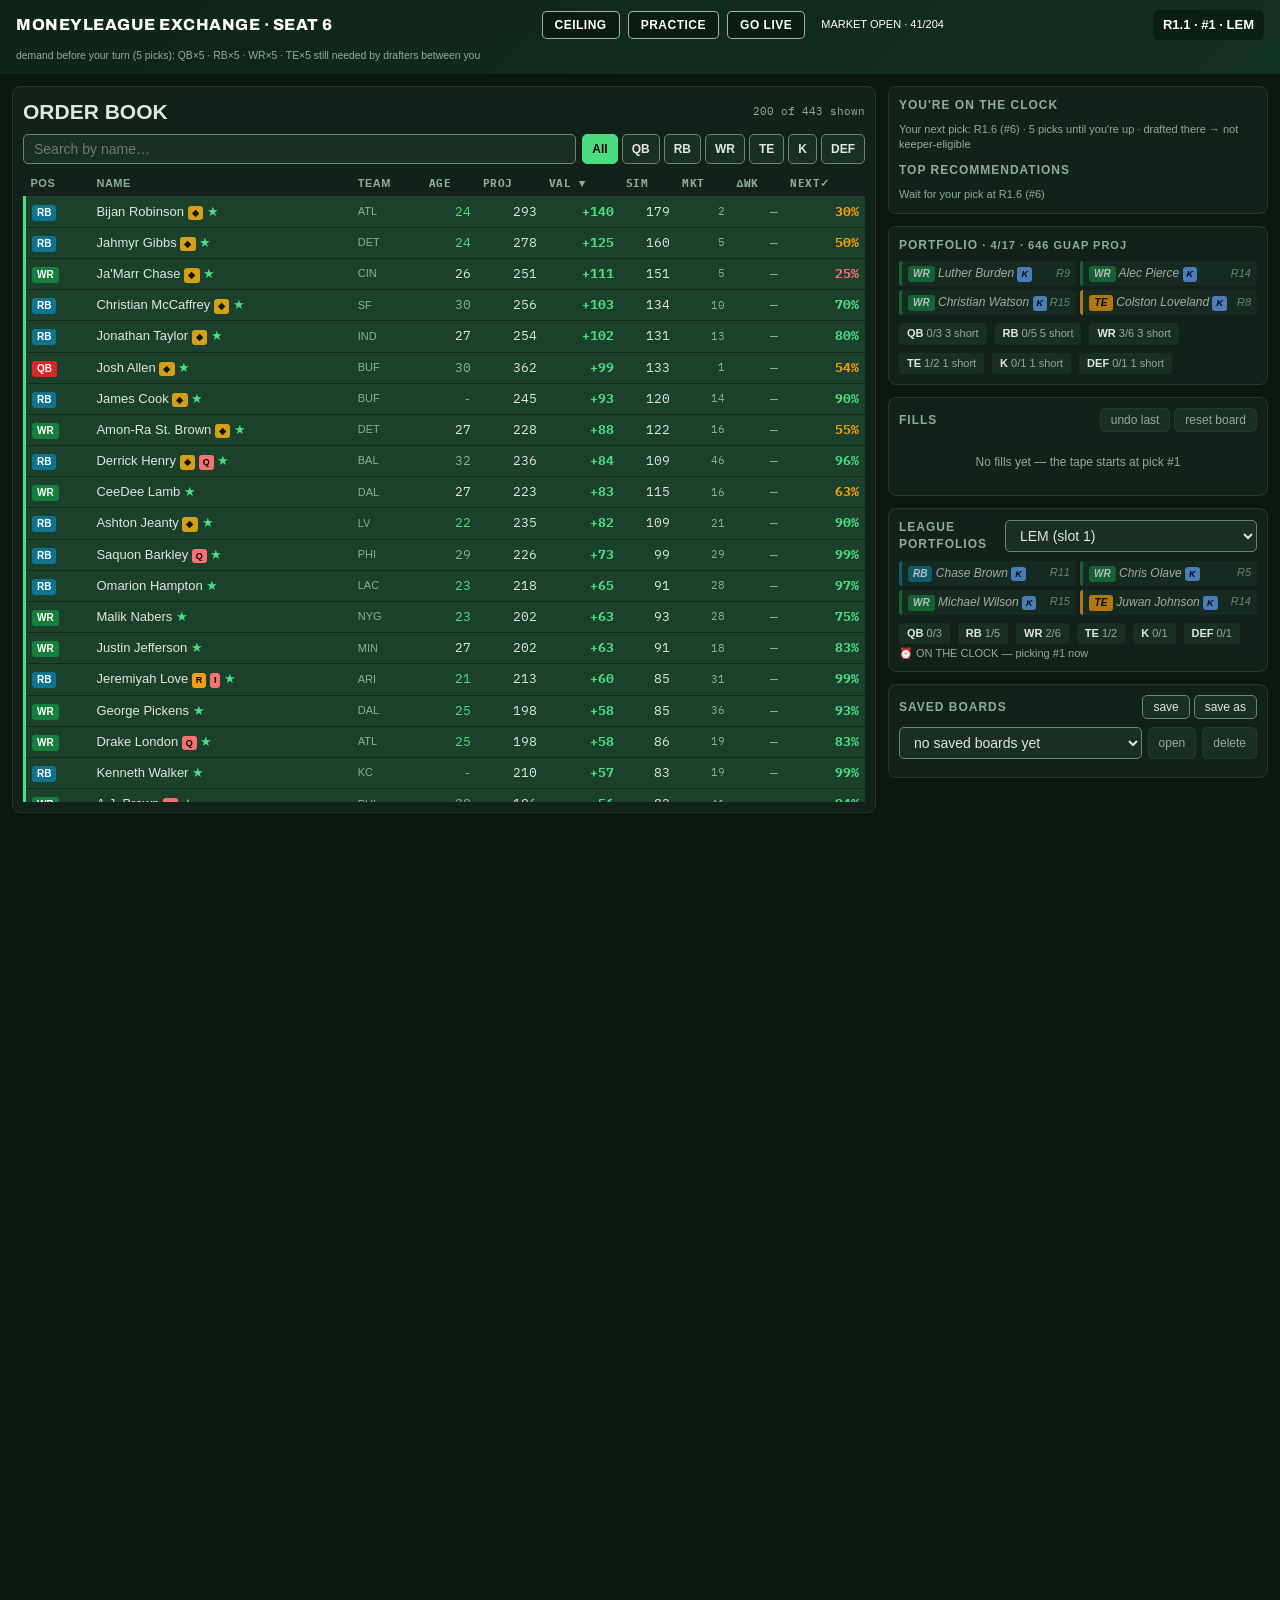
<file: draft_helper/index.html>
<!DOCTYPE html>
<html lang="en" data-theme="dark">
<head>
<meta charset="utf-8">
<meta name="viewport" content="width=device-width, initial-scale=1, viewport-fit=cover">
<title>Brian's 2026 Draft Helper</title>
<link rel="stylesheet" href="ml.css">
<style>
  /* Page-specific layout ONLY — every color comes from ml.css --ml-* vars. */
  * { box-sizing: border-box; }
  body { margin: 0; background: var(--ml-bg); color: var(--ml-text); font: 0.875rem/1.4 var(--ml-font-body); }
  header { background: linear-gradient(135deg, var(--ml-brand-a) 0%, var(--ml-brand-b) 100%); padding: 10px 16px; display: flex; justify-content: space-between; align-items: center; flex-wrap: wrap; gap: 8px; }
  header .title { margin: 0; font-weight: 800; font-size: 1rem; letter-spacing: 0.5px; color: var(--ml-on-brand); }
  main { display: grid; grid-template-columns: 1fr 380px; gap: 12px; padding: 12px; max-width: 1400px; margin: 0 auto; }
  main > * { min-width: 0; }
  main .ml-panel { min-width: 0; }
  .col-right { display: flex; flex-direction: column; gap: 12px; }
  .controls { display: flex; gap: 6px; margin-bottom: 8px; flex-wrap: wrap; }
  .controls input[type=search] { flex: 1; min-width: 140px; }
  .controls select { flex: 1; min-width: 140px; }
  /* Sortable headers: the button inherits th styling; indicator is text. */
  .sort-btn { text-transform: inherit; letter-spacing: inherit; color: inherit; }
  .sort-btn:hover { color: var(--ml-text); }
  .sort-ind { font-family: var(--ml-font-data); }
  .pos-filter { display: flex; gap: 4px; flex-wrap: wrap; }
  table.player-list tr { cursor: pointer; }
  table.player-list tr:hover { background: var(--ml-panel2); }
  table.player-list tr.brian-target { background: var(--ml-target-tint); border-left: 3px solid var(--ml-success); }
  .target-glyph { color: var(--ml-success); }
  .vbd { font-weight: 700; }
  .vbd.pos { color: var(--ml-success); }
  .vbd.neg { color: var(--ml-muted); }
  .meta { color: var(--ml-muted); font-size: 0.6875rem; }
  .roster { display: grid; grid-template-columns: repeat(2, 1fr); gap: 4px; font-size: 0.75rem; }
  .roster-row { padding: 4px 6px; background: var(--ml-panel2); border-left: 3px solid; border-radius: var(--ml-r-sm); display: flex; justify-content: space-between; align-items: center; }
  .recs { display: flex; flex-direction: column; gap: 4px; }
  .rec { display: block; width: 100%; text-align: left; font: inherit; color: inherit; cursor: pointer; padding: 6px 8px; background: var(--ml-panel2); border: 0; border-radius: var(--ml-r-md); border-left: 3px solid var(--ml-success); }
  .rec.warn { border-left-color: var(--ml-warn); }
  .rec.warn .why::before { content: "⚠ "; }
  .rec .rec-main, .rec .why { display: block; }
  .rec .why { color: var(--ml-muted); font-size: 0.6875rem; margin-top: 2px; }
  .rec:hover { filter: brightness(1.12); }
  #boot-error { margin: 12px auto; max-width: 720px; padding: 0 12px; }
  #boot-error .ml-btn { margin-left: 8px; }
  .skel-stack { display: flex; flex-direction: column; gap: 6px; }
  .player-list-scroll { max-height: 70vh; overflow-y: auto; overflow-x: auto; }
  .history { max-height: 200px; overflow-y: auto; font-size: 0.75rem; }
  .history-row { padding: 3px 6px; border-bottom: 1px solid var(--ml-row); display: flex; gap: 6px; align-items: center; }
  .history-row .pn { color: var(--ml-muted); min-width: 28px; }
  .history-row .who { color: var(--ml-muted); min-width: 60px; }
  .history-row.mine { background: var(--ml-mine-tint); }
  .age-young { color: var(--ml-success); }
  .age-old { color: var(--ml-muted); }
  .stats { display: flex; gap: 8px; flex-wrap: wrap; font-size: 0.6875rem; }
  .keeper-row { font-style: italic; opacity: 0.7; }
  .next-pick-info { font-size: 0.6875rem; color: var(--ml-muted); margin-top: 2px; }
  .live-box { display: flex; align-items: center; gap: 8px; flex-wrap: wrap; }
  .live-status { font-size: 0.6875rem; color: var(--ml-on-brand); max-width: 220px; }
  .session-chip { font-size: 0.6875rem; color: var(--ml-on-brand); white-space: nowrap; }
  /* Week-over-week market movement — direction is carried by the ▲/▼/—
     glyphs (never color-only); gold = rising, danger = falling. The
     var(--ml-gold, …) fallback keeps the page usable until the Exchange
     tokens land in ml.css. */
  .delta-up { color: var(--ml-gold, var(--ml-success)); font-weight: 700; }
  .delta-down { color: var(--ml-danger); font-weight: 700; }
  .delta-flat { color: var(--ml-muted); }
  /* .ml-tape sets display:flex, which would beat the UA [hidden] rule —
     keep the empty strip truly gone when there are no movers. */
  #tape[hidden] { display: none; }
  .panel-head { display: flex; justify-content: space-between; align-items: center; gap: 8px; margin-bottom: 8px; }
  .panel-head h2 { margin: 0; }
  @media (max-width: 900px) {
    main { grid-template-columns: 1fr; }
    header { position: sticky; top: 0; z-index: 10; }
    /* Flatten the right column into main's grid so the clock/recs panel can
       be ordered ABOVE the player pool on small screens. */
    .col-right { display: contents; }
    .panel-clock { order: -1; }
  }
  @media (max-width: 480px) {
    /* Drop Team / Age / Proj / Δwk so Pos·Name·VAL·MKT·Next✓ fit without hscroll */
    .player-list th:nth-child(3), .player-list td:nth-child(3),
    .player-list th:nth-child(4), .player-list td:nth-child(4),
    .player-list th:nth-child(5), .player-list td:nth-child(5),
    .player-list th:nth-child(9), .player-list td:nth-child(9) { display: none; }
    .player-list-scroll { max-height: 50vh; }
    .title-slot { display: none; }
  }
</style>
</head>
<body>
<header>
  <h1 class="title ml-display">MONEYLEAGUE EXCHANGE<span class="title-slot"> · SEAT 6</span></h1>
  <div class="live-box">
    <button id="ceiling-btn" class="ml-btn ml-btn--hdr" aria-pressed="false" aria-describedby="ceiling-desc" title="Weight recommendations toward boom/bust upside (expert disagreement + youth) instead of median value">CEILING</button>
    <button id="practice-btn" class="ml-btn ml-btn--hdr" aria-describedby="practice-desc" title="Run a practice draft vs the tendency-modeled league bots">PRACTICE</button>
    <button id="live-btn" class="ml-btn ml-btn--hdr">GO LIVE</button>
    <span id="live-status" class="live-status" role="status"></span>
    <span id="session-chip" class="session-chip"></span>
  </div>
  <div id="clock" class="ml-clock">loading…</div>
  <div id="demand-strip" class="ml-fineprint"></div>
  <span id="ceiling-desc" class="ml-visually-hidden">Weights recommendations toward boom-or-bust upside (expert disagreement plus youth) instead of median value.</span>
  <span id="practice-desc" class="ml-visually-hidden">Runs a practice draft against the tendency-modeled league bots; bots pick for every other team.</span>
  <div id="sr-clock" class="ml-visually-hidden" role="status"></div>
  <div id="sr-results" class="ml-visually-hidden" role="status"></div>
</header>

<!-- Boot failure surface: filled by showBootError() when data.json can't
     load; replaces <main> entirely (role=alert + one Retry action). -->
<div id="boot-error" hidden></div>

<!-- Static week-over-week movers strip (never animated — motion means
     urgency only). Hidden entirely when the data bundle has no movers. -->
<div id="tape" class="ml-tape" hidden>
  <span class="ml-visually-hidden">Week-over-week market movers:</span>
  <span id="tape-items"></span>
</div>

<main aria-busy="true">
  <!-- LEFT: player pool -->
  <section class="ml-panel" aria-labelledby="h-players">
    <div class="panel-head">
      <h2 id="h-players">ORDER BOOK</h2>
      <span id="book-count" class="meta ml-num"></span>
    </div>
    <div class="controls">
      <input id="search" class="ml-input" type="search" placeholder="Search by name…" autocomplete="off" aria-label="Search players by name">
      <div class="pos-filter">
        <button class="ml-filter active" data-pos="ALL" aria-pressed="true">All</button>
        <button class="ml-filter ml-filter--qb" data-pos="QB" aria-pressed="false">QB</button>
        <button class="ml-filter ml-filter--rb" data-pos="RB" aria-pressed="false">RB</button>
        <button class="ml-filter ml-filter--wr" data-pos="WR" aria-pressed="false">WR</button>
        <button class="ml-filter ml-filter--te" data-pos="TE" aria-pressed="false">TE</button>
        <button class="ml-filter" data-pos="K" aria-pressed="false">K</button>
        <button class="ml-filter" data-pos="DEF" aria-pressed="false">DEF</button>
      </div>
    </div>
    <div class="player-list-scroll" tabindex="0" role="region" aria-label="Available players">
      <table class="ml-table player-list" id="ptable">
        <thead>
          <tr><th>Pos</th><th><button type="button" class="ml-btn--bare sort-btn" data-sort="name" data-label="name">Name<span class="sort-ind" aria-hidden="true"></span></button></th><th>Team</th><th class="ml-num">Age</th><th class="ml-num"><button type="button" class="ml-btn--bare sort-btn" data-sort="proj" data-label="projection">Proj<span class="sort-ind" aria-hidden="true"></span></button></th><th class="ml-num"><button type="button" class="ml-btn--bare sort-btn" data-sort="val" data-label="value">VAL<span class="sort-ind" aria-hidden="true"></span></button><span class="ml-visually-hidden"> — dynamic value over replacement, recomputed against the remaining player pool</span></th><th class="ml-num" title="The recommender's next-pick score: dynamic value + roster need + urgency + FantasyPros superflex consensus + 2027 stash option value in the late rounds"><button type="button" class="ml-btn--bare sort-btn" data-sort="sim" data-label="sim next-pick score">SIM<span class="sort-ind" aria-hidden="true"></span></button><span class="ml-visually-hidden"> — the recommender's score for YOUR next pick: dynamic value plus roster need plus urgency plus FantasyPros superflex consensus plus 2027 stash option value in the late rounds</span></th><th class="ml-num"><button type="button" class="ml-btn--bare sort-btn" data-sort="mkt" data-label="market rank">MKT<span class="sort-ind" aria-hidden="true"></span></button><span class="ml-visually-hidden"> — average draft position — market price</span></th><th class="ml-num" title="Week-over-week ADP movement in rounds (up = being drafted earlier now)"><button type="button" class="ml-btn--bare sort-btn" data-sort="dwk" data-label="weekly movement">Δwk<span class="sort-ind" aria-hidden="true"></span></button><span class="ml-visually-hidden"> — week-over-week ADP movement in rounds; up means the player is being drafted earlier now</span></th><th class="ml-num" title="Chance this player is still available at your NEXT pick (300-sim Monte Carlo)"><button type="button" class="ml-btn--bare sort-btn" data-sort="next" data-label="survival to your next pick">Next✓<span class="sort-ind" aria-hidden="true"></span></button><span class="ml-visually-hidden"> — chance the player is still available at your next pick (300-sim Monte Carlo)</span></th></tr>
        </thead>
        <tbody id="ptable-body"><!-- static loading skeletons; first render replaces them wholesale -->
          <tr aria-hidden="true"><td colspan="10"><span class="ml-skeleton" style="width:88%"></span></td></tr>
          <tr aria-hidden="true"><td colspan="10"><span class="ml-skeleton" style="width:72%"></span></td></tr>
          <tr aria-hidden="true"><td colspan="10"><span class="ml-skeleton" style="width:81%"></span></td></tr>
          <tr aria-hidden="true"><td colspan="10"><span class="ml-skeleton" style="width:64%"></span></td></tr>
          <tr aria-hidden="true"><td colspan="10"><span class="ml-skeleton" style="width:77%"></span></td></tr>
          <tr aria-hidden="true"><td colspan="10"><span class="ml-skeleton" style="width:69%"></span></td></tr>
          <tr aria-hidden="true"><td colspan="10"><span class="ml-skeleton" style="width:84%"></span></td></tr>
          <tr aria-hidden="true"><td colspan="10"><span class="ml-skeleton" style="width:58%"></span></td></tr>
        </tbody>
      </table>
    </div>
  </section>

  <!-- RIGHT: roster + recs + history -->
  <div class="col-right">
    <section class="ml-panel panel-clock" aria-labelledby="h-clock">
      <h2 id="h-clock">You're on the Clock</h2>
      <div id="next-pick" class="next-pick-info" role="status">—</div>
      <h2 id="h-recs" style="margin-top: 10px;">Top Recommendations</h2>
      <div id="recs" class="recs"><div class="skel-stack" aria-hidden="true"><span class="ml-skeleton" style="width:92%"></span><span class="ml-skeleton" style="width:70%"></span><span class="ml-skeleton" style="width:80%"></span></div></div>
    </section>

    <section class="ml-panel" aria-labelledby="h-roster">
      <h2 id="h-roster">PORTFOLIO <span id="roster-total" class="meta"></span></h2>
      <div id="roster" class="roster"><div class="skel-stack" aria-hidden="true"><span class="ml-skeleton" style="width:85%"></span><span class="ml-skeleton" style="width:65%"></span></div><div class="skel-stack" aria-hidden="true"><span class="ml-skeleton" style="width:75%"></span><span class="ml-skeleton" style="width:60%"></span></div></div>
      <div id="roster-stats" class="stats" style="margin-top: 8px;"></div>
    </section>

    <section class="ml-panel" aria-labelledby="h-history">
      <div class="panel-head">
        <h2 id="h-history" class="ml-h-label">FILLS</h2>
        <span>
          <button class="ml-btn" id="undo">undo last</button>
          <button class="ml-btn" id="reset">reset board</button>
        </span>
      </div>
      <div class="history" id="history"><div class="skel-stack" aria-hidden="true"><span class="ml-skeleton" style="width:90%"></span><span class="ml-skeleton" style="width:78%"></span><span class="ml-skeleton" style="width:83%"></span></div></div>
    </section>

    <section class="ml-panel" aria-labelledby="h-opp">
      <div class="panel-head">
        <h2 id="h-opp" class="ml-h-label">LEAGUE PORTFOLIOS</h2>
        <select id="opp-select" class="ml-input" aria-label="View a manager's portfolio"></select>
      </div>
      <div id="opp-roster" class="roster"></div>
      <div id="opp-stats" class="stats" style="margin-top: 8px;"></div>
      <div id="opp-next" class="next-pick-info"></div>
    </section>

    <section class="ml-panel" aria-labelledby="h-saves">
      <div class="panel-head">
        <h2 id="h-saves" class="ml-h-label">SAVED BOARDS <span id="doc-name" class="meta"></span></h2>
        <span>
          <button class="ml-btn" id="save-btn" title="Save (Ctrl+S)">save</button>
          <button class="ml-btn" id="saveas-btn" title="Save As (Ctrl+Shift+S)">save as</button>
        </span>
      </div>
      <div class="controls">
        <select id="save-select" class="ml-input" aria-label="Saved boards"></select>
        <button class="ml-btn" id="open-btn">open</button>
        <button class="ml-btn" id="del-btn">delete</button>
      </div>
    </section>
  </div>
</main>

<script>
const DATA_URL = "data.json";
let DATA = null;
let drafted = new Set();      // player names that have been drafted
let pickOrder = [];           // array of {round, overall, slot, team_idx, player}
let posFilter = "ALL";
let searchQ = "";
let cursor = 0;               // index into DATA.schedule
let blueChip = new Set();     // top-12 pre-draft VBD names (set in init)
let sortKey = "val";          // order-book sort column
let sortDir = -1;             // -1 = best-first, 1 = ascending
const SORT_DEFAULT_DIR = { name: 1, proj: -1, val: -1, sim: -1, mkt: 1, dwk: -1, next: -1 };

// Static movers tape: real week-over-week ADP movement from data.json
// (build_draft_helper_data.py diffs the committed players csv). No movers
// data → the strip stays hidden; nothing ever scrolls or animates.
function renderTape() {
  const tape = document.getElementById("tape");
  const items = document.getElementById("tape-items");
  const movers = (DATA && DATA.movers) || [];
  if (!tape || !items) return;
  if (!movers.length) { tape.hidden = true; return; }
  items.innerHTML = "WK MOVERS: " + movers.map(m => {
    const up = m.delta > 0;
    return `${escHtml(m.label)} <span class="${up ? "delta-up" : "delta-down"}">` +
      `${up ? "▲" : "▼"}${Math.abs(m.delta).toFixed(1)}</span>`;
  }).join(" · ");
  tape.hidden = false;
}

// Boot failure: replace the app with one alert + one action. Recoverable
// runtime failures (live poll) degrade to status text instead — this path
// is only for "we have no data at all".
function showBootError(err) {
  const main = document.querySelector("main");
  if (main) main.hidden = true;
  const tape = document.getElementById("tape");
  if (tape) tape.hidden = true;
  document.getElementById("clock").textContent = "offline";
  const box = document.getElementById("boot-error");
  box.hidden = false;
  box.innerHTML =
    '<div class="ml-banner--error" role="alert">' +
    "<strong>MARKET DATA UNAVAILABLE</strong> — the player bundle " +
    "(data.json) didn't load (" + escHtml((err && err.message) || err) + "). " +
    "The order book can't open without it." +
    '<button type="button" class="ml-btn" id="boot-retry">Retry</button></div>';
  document.getElementById("boot-retry").addEventListener("click", () => location.reload());
  document.getElementById("boot-retry").focus();
}

(async function init() {
  try {
    const resp = await fetch(DATA_URL);
    if (!resp.ok) throw new Error("HTTP " + resp.status);
    DATA = await resp.json();
  } catch (err) {
    showBootError(err);
    return;
  }
  document.querySelector("main").removeAttribute("aria-busy");
  loadStateFromURL();         // first restore any user picks from URL
  applyKeepersAtStart();      // then place all remaining keepers
  recomputeCursor();          // cursor = first slot without a player
  // Blue chips: top 12 by PRE-DRAFT VBD — a fixed tier, not the dynamic VBD.
  blueChip = new Set(DATA.players.slice().sort((a, b) => b.vbd - a.vbd)
    .slice(0, 12).map(p => p.name));
  // Opponent portfolio selector: every rival, you excluded (you have the
  // PORTFOLIO panel), sorted by draft slot. Populated BEFORE the first
  // refresh so auto-follow can select the on-clock team at load.
  const oppSel = document.getElementById("opp-select");
  DATA.managers.slice().sort((a, b) => a.slot - b.slot).forEach(m => {
    if (m.team_idx === DATA.my_team_idx) return;
    const o = document.createElement("option");
    o.value = String(m.team_idx);
    o.textContent = `${m.id.toUpperCase()} (slot ${m.slot})`;
    oppSel.appendChild(o);
  });
  renderTape();
  refresh();
  document.getElementById("search").addEventListener("input", e => { searchQ = e.target.value.toLowerCase().trim(); renderPlayerList(); announceResults(); });
  // Esc clears the search explicitly (Chromium does this natively for
  // type=search; Firefox does not) — value, state, and list all reset,
  // focus stays in the field.
  document.getElementById("search").addEventListener("keydown", e => {
    if (e.key !== "Escape") return;
    e.preventDefault();
    e.target.value = "";
    searchQ = "";
    renderPlayerList();
    announceResults();
  });
  document.querySelectorAll(".ml-filter").forEach(b => b.addEventListener("click", e => {
    posFilter = e.target.dataset.pos;
    document.querySelectorAll(".ml-filter").forEach(x => {
      x.classList.remove("active");
      x.setAttribute("aria-pressed", "false");
    });
    e.target.classList.add("active");
    e.target.setAttribute("aria-pressed", "true");
    renderPlayerList();
    announceResults();
  }));
  // Sortable order-book headers: same column toggles direction, new column
  // starts at its natural "best-first" (MKT/Name ascend). Announced via
  // the results live region; headers live in <thead>, so focus survives.
  document.querySelectorAll("#ptable thead .sort-btn").forEach(btn =>
    btn.addEventListener("click", () => {
      const k = btn.dataset.sort;
      if (sortKey === k) sortDir = -sortDir;
      else { sortKey = k; sortDir = SORT_DEFAULT_DIR[k] || -1; }
      renderPlayerList();
      document.getElementById("sr-results").textContent =
        `sorted by ${btn.dataset.label}, ${sortDir === 1 ? "ascending" : "descending"}`;
    }));
  // Roving tabindex: the 200-row player list is ONE tab stop; ArrowUp/Down
  // move between rows, Home/End jump, Enter/Space draft (native buttons).
  document.getElementById("ptable-body").addEventListener("keydown", e => {
    const t = e.target;
    if (!t.classList || !t.classList.contains("row-draft")) return;
    const rows = Array.from(document.querySelectorAll("#ptable-body .row-draft"));
    const i = rows.indexOf(t);
    if (i === -1 || !rows.length) return;
    let j = null;
    if (e.key === "ArrowDown") j = Math.min(i + 1, rows.length - 1);
    else if (e.key === "ArrowUp") j = Math.max(i - 1, 0);
    else if (e.key === "Home") j = 0;
    else if (e.key === "End") j = rows.length - 1;
    if (j === null) return;
    e.preventDefault();
    if (j !== i) setRovingFocus(rows[j]);
  });
  document.getElementById("undo").addEventListener("click", undo);
  document.getElementById("reset").addEventListener("click", resetBoard);
  document.getElementById("opp-select").addEventListener("change", renderOpponent);
  document.getElementById("save-btn").addEventListener("click", doSave);
  document.getElementById("saveas-btn").addEventListener("click", doSaveAs);
  document.getElementById("open-btn").addEventListener("click", doOpen);
  document.getElementById("del-btn").addEventListener("click", doDelete);
  // Document-editor keys: Ctrl/Cmd+S saves, +Shift saves-as. preventDefault
  // stops the browser's save-page dialog.
  window.addEventListener("keydown", e => {
    if (!(e.ctrlKey || e.metaKey) || (e.key || "").toLowerCase() !== "s") return;
    e.preventDefault();
    if (e.shiftKey) doSaveAs(); else doSave();
  });
  document.getElementById("live-btn").addEventListener("click", toggleLive);
  document.getElementById("ceiling-btn").addEventListener("click", toggleCeiling);
  document.getElementById("practice-btn").addEventListener("click", togglePractice);
  // Persist state via URL hash so refresh doesn't lose picks. The browser
  // Back/Forward buttons walk real history entries (reset pushes one), so a
  // hashchange must do the FULL restore: picks from hash, then keepers,
  // cursor, render — and never mid-practice (practice owns the board).
  window.addEventListener("hashchange", () => {
    if (suppressHashChange) return;
    if (practiceMode) { setLiveStatus("exit practice before using Back/Forward"); return; }
    loadStateFromURL();
    applyKeepersAtStart();
    recomputeCursor();
    // Re-derive the document identity: if this hash matches a saved board,
    // that save becomes the current doc (Back after Open behaves sanely).
    const saves = loadSaves();
    docName = Object.keys(saves).find(k => saves[k].hash === boardHash()) ?? null;
    lastSavedHash = docName !== null ? boardHash() : null;
    refresh();
    const n = pickOrder.filter(p => !p.is_keeper).length;
    setLiveStatus(`RESTORED from history — ${n} fill${n === 1 ? "" : "s"} on the board`);
  });
  // Resume live mode if a draft ID was saved this browser
  if (localStorage.getItem("sleeper_draft_id")) {
    setLiveStatus("saved draft ID found — press GO LIVE to resume");
  }
})();

// ---------- PRACTICE MODE (draft vs the tendency-modeled league bots) ----------
// Bots replicate the Python simulator: VBD value + positional need
// (FLEX-share weighted) + per-manager tendency bonus, sampled by softmax
// at temperature 0.25. Your picks are yours. Nothing is saved to the URL;
// exiting restores the real board.
let practiceMode = false;
let practiceSavedHash = null;

const BOT_CAPS = { QB: 3, RB: 5, WR: 6, TE: 2, K: 1, DEF: 1 };
const BOT_DEMAND = { QB: 1.85, RB: 2.6, WR: 3.48, TE: 1.07, K: 1, DEF: 1 };
const BOT_TEMP = 0.25, BOT_TOPK = 15, TEND_STRENGTH = 0.4, TEND_WIDTH = 2.0;

function mgrTendencies(mgrId) {
  const t = (DATA.tendencies && DATA.tendencies.tendencies) || {};
  const mine = t[mgrId] || {};
  const out = {};
  for (const pos of Object.keys(mine)) {
    if ((mine[pos].n_samples || 0) >= 2) out[pos] = mine[pos].manager_first_avg;
  }
  return out;
}
function tendencyBonus(mgrId, pos, round) {
  const exp = mgrTendencies(mgrId)[pos]
    ?? ((DATA.tendencies && DATA.tendencies.league_first_avg) || {})[pos];
  if (exp == null) return 0;
  const d = round - exp;
  return TEND_STRENGTH * Math.exp(-(d * d) / (2 * TEND_WIDTH * TEND_WIDTH));
}

function teamCounts(ti) {
  const c = {};
  for (const s of DATA.schedule) {
    if (s.team_idx !== ti || !s.player) continue;
    const p = DATA.players.find(x => x.name === s.player);
    const pos = p ? (p.pos === "DST" ? "DEF" : p.pos) : "?";
    c[pos] = (c[pos] || 0) + 1;
  }
  return c;
}

function botPick(slot) {
  const ti = slot.team_idx;
  const mgr = (DATA.managers.find(m => m.team_idx === ti) || {}).id;
  const counts = teamCounts(ti);
  const rnd = slot.round;
  const kdefFloor = 15;

  // Measured owner fingerprints (median positional reach, rookie/2nd-yr
  // appetite) — bots pay the premiums their humans actually pay.
  function fingerprintBonus(teamIdx, p, pos) {
    const fp = (DATA.fingerprints || {})[String(teamIdx)];
    if (!fp) return 0;
    let b = 0;
    const r = (fp.reach || {})[pos];
    if (r && r.n >= 4) b += Math.max(-0.35, Math.min(0.35, 0.12 * r.median));
    if (p.years_exp === 0) {
      b += Math.max(-0.25, Math.min(0.25, 1.2 * ((fp.rookie_share ?? 0.16) - 0.16)));
    } else if (p.years_exp === 1) {
      b += Math.max(-0.2, Math.min(0.2, 1.0 * ((fp.yr2_share ?? 0.15) - 0.15)));
    }
    return b;
  }

  const cands = [];
  for (const p of DATA.players) {
    if (drafted.has(p.name)) continue;
    const pos = p.pos === "DST" ? "DEF" : p.pos;
    if (!(pos in BOT_CAPS)) continue;
    if ((counts[pos] || 0) >= BOT_CAPS[pos]) continue;
    if ((pos === "K" || pos === "DEF") && rnd < kdefFloor) {
      // tendency injection: early-K/DEF managers reach when their window opens
      const exp = mgrTendencies(mgr)[pos];
      if (exp == null || rnd < exp - 2 || (counts[pos] || 0) >= 1) continue;
      cands.push({ p, s: 0.25 + tendencyBonus(mgr, pos, rnd) });
      continue;
    }
    const v = Math.max(0, p.vbd) / 120 + 0.2;
    const need = Math.max(0, (BOT_DEMAND[pos] || 0) - (counts[pos] || 0))
      + (pos === "QB" && (counts.QB || 0) < 3 ? (3 - (counts.QB || 0)) * 0.25 : 0);
    // Market anchoring: real managers don't take a round-9-priced player in
    // round 3 no matter the VBD. Penalize reaching ahead of ADP (capped),
    // give a small bonus when value falls PAST market — keeps bot reaches
    // inside ~1-2 rounds like humans, instead of pure-VBD chaos.
    const adp = p.adp && p.adp < 900 ? p.adp : slot.overall + 24;
    const reach = Math.max(0, (adp - slot.overall) / 12);   // rounds early
    const fall = Math.max(0, (slot.overall - adp) / 12);    // rounds late
    // Fall bonus strong enough to catch keeper-priced sliders (a rookie
    // QB stash at ADP R10 must not free-fall to R17); stash term = the
    // room prices 2027 options in the double-digit rounds.
    const anchor = -0.45 * Math.min(reach, 4) + 0.15 * Math.min(fall, 4);
    const stashB = rnd >= 10 ? 0.2 * (p.stash || 0) : 0;
    cands.push({ p, s: v + 0.6 * need + tendencyBonus(mgr, pos, rnd)
                       + anchor + stashB + fingerprintBonus(ti, p, pos) });
  }
  if (!cands.length) return null;
  cands.sort((a, b) => b.s - a.s);
  const top = cands.slice(0, BOT_TOPK);
  // softmax sample
  const maxS = top[0].s;
  const ws = top.map(c => Math.exp((c.s - maxS) / BOT_TEMP));
  let r = Math.random() * ws.reduce((a, b) => a + b, 0);
  for (let i = 0; i < top.length; i++) {
    r -= ws[i];
    if (r <= 0) return top[i].p;
  }
  return top[top.length - 1].p;
}

function practiceAdvance(receipt) {
  while (cursor < DATA.schedule.length) {
    const slot = DATA.schedule[cursor];
    if (slot.player) { cursor++; continue; }
    if (slot.team_idx === DATA.my_team_idx) break;   // your clock
    const p = botPick(slot);
    if (!p) { cursor++; continue; }
    slot.player = p.name;
    slot.is_keeper = false;
    pickOrder.push(slot);
    drafted.add(p.name);
    cursor++;
  }
  refresh();
  if (cursor >= DATA.schedule.length) showPracticeResult();
  else setLiveStatus((receipt ? receipt + " · " : "") +
    `practice · your pick R${DATA.schedule[cursor].round} (#${DATA.schedule[cursor].overall})`);
}

function startersProjJS(ti) {
  const shape = [[1, ["QB"]], [2, ["RB"]], [3, ["WR"]], [1, ["TE"]],
                 [1, ["RB", "WR", "TE"]], [1, ["QB", "RB", "WR", "TE"]],
                 [1, ["K"]], [1, ["DEF"]]];
  const pool = [];
  for (const s of DATA.schedule) {
    if (s.team_idx !== ti || !s.player) continue;
    const p = DATA.players.find(x => x.name === s.player);
    if (p) pool.push([p.pos === "DST" ? "DEF" : p.pos, p.proj]);
  }
  pool.sort((a, b) => b[1] - a[1]);
  const used = new Array(pool.length).fill(false);
  let total = 0;
  for (const [count, elig] of shape) {
    let filled = 0;
    for (let i = 0; i < pool.length && filled < count; i++) {
      if (!used[i] && elig.includes(pool[i][0])) { used[i] = true; total += pool[i][1]; filled++; }
    }
  }
  return total;
}

function showPracticeResult() {
  const starters = startersProjJS(DATA.my_team_idx);
  // MC quartiles are FULL-ROSTER projection totals — grade on the same basis.
  let full = 0;
  for (const s of DATA.schedule) {
    if (s.team_idx !== DATA.my_team_idx || !s.player) continue;
    const p = DATA.players.find(x => x.name === s.player);
    if (p) full += p.proj;
  }
  const mc = DATA.mc_summary || {};
  const bench = mc.p50 ? `\nSim expectation (full roster): median ${mc.p50.toFixed(0)}, p25 ${mc.p25.toFixed(0)}, p75 ${mc.p75.toFixed(0)}` : "";
  let grade = "";
  if (mc.p75 && full >= mc.p75) grade = " — TOP-QUARTILE draft 🔥";
  else if (mc.p50 && full >= mc.p50) grade = " — above your sim median ✓";
  else if (mc.p25 && full < mc.p25) grade = " — below p25, run it back";
  else if (mc.p25) grade = " — below median, tighten the middle rounds";
  setLiveStatus(`PRACTICE DONE: ${full.toFixed(0)} roster pts${grade}`);
  alert(`TRADE CONFIRMATION — Practice draft complete!\n\nStarters: ${starters.toFixed(0)} projected pts\nFull roster: ${full.toFixed(0)}${grade}${bench}\n\nHit EXIT PRACTICE to restore the real board, or review your roster first.`);
}

function togglePractice() {
  const btn = document.getElementById("practice-btn");
  if (practiceMode) {           // exit + restore
    practiceMode = false;
    btn.classList.remove("ml-btn--on");
    btn.textContent = "PRACTICE";
    history.replaceState(null, "", "#" + (practiceSavedHash || ""));
    for (const s of DATA.schedule) { delete s.player; delete s.is_keeper; }
    pickOrder = []; drafted = new Set();
    loadStateFromURL();
    applyKeepersAtStart();
    recomputeCursor();
    setLiveStatus("practice ended — real board restored");
    refresh();
    return;
  }
  if (liveTimer) { setLiveStatus("stop LIVE sync before practicing"); return; }
  practiceMode = true;
  practiceSavedHash = location.hash.slice(1);
  btn.classList.add("ml-btn--on");
  btn.textContent = "EXIT PRACTICE";
  // fresh board: keepers only
  for (const s of DATA.schedule) { delete s.player; delete s.is_keeper; }
  pickOrder = []; drafted = new Set();
  applyKeepersAtStart();
  recomputeCursor();
  practiceAdvance();
}

// ---------- LIVE MODE (Sleeper draft auto-sync) ----------
// Polls api.sleeper.app (CORS-open) every 15s and marks picks automatically.
// On connect it rebuilds the schedule from the REAL draft order + traded
// picks, replacing our predicted order, and drops predicted keeper
// placements (real keeper picks arrive through the picks feed instead).
let liveTimer = null;
let liveDraftId = null;

function setLiveStatus(msg) {
  document.getElementById("live-status").textContent = msg;
}

async function toggleLive() {
  const btn = document.getElementById("live-btn");
  if (practiceMode && !liveTimer) {
    setLiveStatus("exit practice before going live");
    return;
  }
  if (liveTimer) {                       // turn OFF
    clearInterval(liveTimer);
    liveTimer = null;
    btn.textContent = "GO LIVE";
    btn.classList.remove("ml-btn--on");
    setLiveStatus("live sync stopped");
    return;
  }
  const saved = localStorage.getItem("sleeper_draft_id") || "";
  const id = prompt("Sleeper draft ID (from the draft room URL):", saved);
  if (!id) return;
  liveDraftId = id.trim();
  localStorage.setItem("sleeper_draft_id", liveDraftId);
  setLiveStatus("connecting…");
  try {
    await rebuildScheduleFromSleeper(liveDraftId);
  } catch (e) {
    setLiveStatus("couldn't load draft — check the ID");
    return;
  }
  btn.textContent = "LIVE";
  btn.classList.add("ml-btn--on");
  await livePoll();
  liveTimer = setInterval(livePoll, 15000);
}

async function rebuildScheduleFromSleeper(draftId) {
  const draft = await (await fetch(`https://api.sleeper.app/v1/draft/${draftId}`)).json();
  const traded = await (await fetch(`https://api.sleeper.app/v1/draft/${draftId}/traded_picks`)).json();
  const s2r = draft.slot_to_roster_id;
  if (!s2r) throw new Error("draft has no slot_to_roster_id yet");

  // Real order replaces prediction: remap manager slots + my_team_idx.
  for (const m of DATA.managers) {
    const realSlot = Object.keys(s2r).find(slot => s2r[slot] === m.roster_id);
    if (realSlot) { m.slot = +realSlot; m.team_idx = +realSlot - 1; }
  }
  const me = DATA.managers.find(m => m.roster_id === 9);
  if (me) DATA.my_team_idx = me.team_idx;

  // Traded-pick overrides: (round, original roster_id) -> current owner rid.
  const overrides = {};
  for (const t of (Array.isArray(traded) ? traded : [])) {
    overrides[`${t.round}:${t.roster_id}`] = t.owner_id;
  }
  const rid2slot = {};
  for (const slot of Object.keys(s2r)) rid2slot[s2r[slot]] = +slot;

  // Wipe every assignment (predicted keepers included) and re-derive
  // ownership. Real picks — keepers too — arrive via the picks feed.
  pickOrder = [];
  drafted = new Set();
  for (const p of DATA.schedule) {
    delete p.player; delete p.is_keeper;
    const origSlot = p.round % 2 === 1 ? p.pick_in_round : 13 - p.pick_in_round;
    const origRid = s2r[origSlot];
    const ownerRid = overrides[`${p.round}:${origRid}`] || origRid;
    p.slot = rid2slot[ownerRid];
    p.team_idx = rid2slot[ownerRid] - 1;
  }
  recomputeCursor();
  saveStateToURL();
  refresh();
}

async function livePoll() {
  if (!liveDraftId) return;
  let picks;
  try {
    picks = await (await fetch(`https://api.sleeper.app/v1/draft/${liveDraftId}/picks`)).json();
  } catch (e) {
    setLiveStatus("poll failed — retrying in 15s");
    return;
  }
  if (!Array.isArray(picks)) { setLiveStatus("unexpected response"); return; }
  let changed = false;
  for (const pk of picks) {
    const slot = DATA.schedule.find(s => s.overall === pk.pick_no);
    if (!slot || slot.player) continue;
    const mgr = DATA.managers.find(m => m.roster_id === pk.roster_id);
    if (mgr) { slot.team_idx = mgr.team_idx; slot.slot = mgr.slot; }
    const nm = matchSleeperPick(pk);
    if (!nm) continue;
    slot.player = nm;
    slot.is_keeper = !!pk.is_keeper;
    pickOrder.push(slot);
    drafted.add(nm);
    changed = true;
  }
  if (changed) { recomputeCursor(); saveStateToURL(); refresh(); }
  const next = DATA.schedule[cursor];
  setLiveStatus(`synced ${picks.length}/204 · ${next ? "pick #" + next.overall + " on the clock" : "draft over"}`);
}

function matchSleeperPick(pk) {
  const md = pk.metadata || {};
  const pos = (md.position || "").toUpperCase();
  const raw = `${md.first_name || ""} ${md.last_name || ""}`.trim();
  if (pos === "DEF" || pos === "DST") {
    const d = DATA.players.find(p => (p.pos === "DEF" || p.pos === "DST") && p.team === pk.player_id);
    if (d) return d.name;
  } else {
    const key = normName(raw);
    let cands = DATA.players.filter(p => normName(p.name) === key);
    if (cands.length > 1 && pos) cands = cands.filter(p => p.pos === pos);
    if (cands.length) return cands[0].name;
  }
  // Unknown player (deep bench / not in our pool): synthesize an entry so
  // the slot still fills and the cursor never wedges on a gap.
  if (!raw) return null;
  DATA.players.push({
    name: raw, pos: pos || "?", team: md.team || pk.player_id || "",
    adp: 999, proj: 0, vbd: 0, age: null, years_exp: null, injury: "", stash: 0,
  });
  return raw;
}

function normName(s) {
  return (s || "").toLowerCase()
    .replace(/[.'-]/g, "")
    .replace(/\s+(jr|sr|ii|iii|iv|v)$/, "")
    .replace(/\s+/g, " ").trim();
}

// ---------- KEEPERS ----------
function applyKeepersAtStart() {
  // Pre-place each manager's keepers on their effective_forfeit_round slot.
  // Sets player + is_keeper on the schedule entry AND adds to pickOrder so
  // the roster panel shows keepers immediately.
  const keepersByTeam = {};
  for (const k of DATA.keepers) {
    const mgr = DATA.managers.find(m => m.roster_id === k.roster_id);
    if (!mgr) continue;
    (keepersByTeam[mgr.team_idx] = keepersByTeam[mgr.team_idx] || []).push(k);
  }
  for (const [tIdx, ks] of Object.entries(keepersByTeam)) {
    const ti = +tIdx;
    const consumed = new Set(
      pickOrder.filter(p => p.team_idx === ti).map(p => p.overall)
    );
    for (const k of ks) {
      if (drafted.has(k.player_name)) continue;
      const forfeit = k.effective_forfeit_round || k.forfeit_round;
      const pick = DATA.schedule.find(p =>
        p.round === forfeit && p.team_idx === ti && !consumed.has(p.overall) && !p.player
      );
      if (!pick) continue;
      pick.player = k.player_name;
      pick.is_keeper = true;
      pickOrder.push(pick);
      drafted.add(k.player_name);
      consumed.add(pick.overall);
    }
  }
}

function recomputeCursor() {
  cursor = 0;
  while (cursor < DATA.schedule.length && DATA.schedule[cursor].player) {
    cursor++;
  }
}

// ---------- STATE PERSISTENCE (URL hash) ----------
let suppressHashChange = false;
function saveStateToURL() {
  if (practiceMode) return;   // practice drafts never touch the real state
  suppressHashChange = true;
  // Only save USER picks — keepers are deterministic and replaced on load
  const compact = pickOrder
    .filter(p => !p.is_keeper)
    .map(p => `${p.overall}:${encodeURIComponent(p.player)}`).join(",");
  history.replaceState(null, "", "#" + compact);
  setTimeout(() => suppressHashChange = false, 50);
}
function loadStateFromURL() {
  const h = location.hash.slice(1);
  // Empty hash is a real state (e.g. Forward past a reset): wipe user
  // picks rather than silently keeping the old board.
  pickOrder = [];
  drafted = new Set();
  // Wipe any prior assignments on schedule
  for (const p of DATA.schedule) { delete p.player; delete p.is_keeper; }
  if (!h) return;
  const items = h.split(",").filter(Boolean);
  for (const it of items) {
    const [overall, ...rest] = it.split(":");
    const pn = decodeURIComponent(rest.join(":"));
    const p = DATA.schedule.find(x => x.overall === +overall);
    if (!p) continue;
    p.player = pn;
    p.is_keeper = false;
    pickOrder.push(p);
    drafted.add(pn);
  }
}

// ---------- DRAFT ACTIONS ----------
// Action receipts: every state-changing action reports what happened
// through the #live-status role=status region (announced + visible) and
// flashes the affected FILLS row (ml-flash, one-shot, reduced-motion-safe).
let flashOverall = null;

function draftPlayer(name) {
  if (drafted.has(name)) return;
  if (cursor >= DATA.schedule.length) return;
  const slot = DATA.schedule[cursor];
  slot.player = name;
  slot.is_keeper = false;
  pickOrder.push(slot);
  drafted.add(name);
  const receipt = `FILLED — ${name} · R${slot.round}.${slot.pick_in_round} #${slot.overall}`;
  flashOverall = slot.overall;
  recomputeCursor();  // skips any subsequent keeper slots
  saveStateToURL();
  refresh();
  if (practiceMode) practiceAdvance(receipt);  // bots pick until your next clock
  else setLiveStatus(receipt);
}

function undo() {
  // Pop the most recent USER pick (skip keepers — they're not undoable)
  if (!pickOrder.some(p => !p.is_keeper)) {
    setLiveStatus("nothing to undo — no fills yet");
    return;
  }
  for (let i = pickOrder.length - 1; i >= 0; i--) {
    if (!pickOrder[i].is_keeper) {
      const [p] = pickOrder.splice(i, 1);
      const undone = p.player;
      drafted.delete(p.player);
      delete p.player;
      delete p.is_keeper;
      recomputeCursor();
      saveStateToURL();
      refresh();
      setLiveStatus(`UNDONE — ${undone} returned to the order book`);
      return;
    }
  }
}

// ---------- DERIVED DRAFT MATH ----------
// Brian's future non-keeper picks strictly AFTER the pick on the clock —
// the "if I pass now, when do I pick again?" horizon.
function myWaitPick() {
  const after = DATA.schedule.slice(cursor).filter(
    p => p.team_idx === DATA.my_team_idx && !p.player);
  const onClock = after[0] && DATA.schedule[cursor] === after[0];
  return onClock ? after[1] : after[0];
}

// P(player still available at overall pick N), from draft-position
// quantiles svq = [p0, p10, ..., p100] of where they left the board across
// 300 sims. avail(N) = P(gone_at >= N) = 1 - F(N), F interpolated over the
// 11 quantile points. No svq = never drafted in any sim = always there.
function survivalAt(p, overall) {
  const q = p.svq;
  if (!q) return 1.0;
  if (overall <= q[0]) return 1.0;
  if (overall > q[10]) return 0.0;
  for (let i = 1; i <= 10; i++) {
    if (overall <= q[i]) {
      const span = q[i] - q[i - 1] || 1;
      const f = (i - 1 + (overall - q[i - 1]) / span) / 10;
      return Math.max(0, Math.min(1, 1 - f));
    }
  }
  return 0.0;
}

function survivalCell(p, waitPick) {
  if (!waitPick) return '<span class="meta">–</span>';
  const pct = Math.round(survivalAt(p, waitPick.overall) * 100);
  const cls = pct >= 70 ? "ml-sv-hi" : (pct >= 30 ? "ml-sv-mid" : "ml-sv-lo");
  return `<span class="${cls}">${pct}%</span>`;
}

// Δwk cell: week-over-week ADP movement in rounds. Direction is carried by
// sign AND arrow (▲+n.n / ▼-n.n / —), never by color alone. Missing or
// ~zero delta renders as a muted em-dash.
function deltaCellHtml(p) {
  const d = p.adp_delta;
  if (d == null || Math.abs(d) < 0.05) return '<td class="ml-num delta-flat">—</td>';
  const up = d > 0;
  return `<td class="ml-num"><span class="${up ? "delta-up" : "delta-down"}">` +
    `${up ? "▲+" : "▼-"}${Math.abs(d).toFixed(1)}</span></td>`;
}

// Dynamic VBD: replacement level recomputed against the REMAINING pool.
// As positions thin out, the survivors at scarce positions gain value —
// static pre-draft VBD misses that entirely.
const BASE_REPL_RANKS = { QB: 22, RB: 31, WR: 42, TE: 13, K: 12, DEF: 12 };
function computeDynVbd() {
  const remainingByPos = {};
  const draftedByPos = {};
  for (const p of DATA.players) {
    const pos = p.pos === "DST" ? "DEF" : p.pos;
    if (drafted.has(p.name)) {
      draftedByPos[pos] = (draftedByPos[pos] || 0) + 1;
    } else {
      (remainingByPos[pos] = remainingByPos[pos] || []).push(p);
    }
  }
  const repl = {};
  for (const pos of Object.keys(BASE_REPL_RANKS)) {
    const pool = (remainingByPos[pos] || []).sort((a, b) => b.proj - a.proj);
    if (!pool.length) { repl[pos] = 0; continue; }
    const rank = Math.max(1, BASE_REPL_RANKS[pos] - (draftedByPos[pos] || 0));
    repl[pos] = pool[Math.min(rank, pool.length) - 1].proj;
  }
  const dyn = new Map();
  for (const p of DATA.players) {
    if (drafted.has(p.name)) continue;
    const pos = p.pos === "DST" ? "DEF" : p.pos;
    dyn.set(p.name, p.proj - (repl[pos] ?? 0));
  }
  return dyn;
}

// ---------- SIM SCORE (the recommender's brain, shared by the SIM column
// and the Top Recommendations panel) ----------
// dynamic VBD + starter-need bonus + urgency (gone-by-your-next-pick) +
// FantasyPros superflex consensus tilt (±15 cap: half a point per slot
// between the pick's price and the experts' rank) + 2027 stash option value
// in the late rounds + CEILING weighting when toggled.
function simScore(p, refPick, waitPick, needPos) {
  let s = dynVbd.get(p.name) ?? p.vbd;
  if (needPos.has(p.pos)) s += 25;
  const surv = survivalAt(p, waitPick ? waitPick.overall
    : (refPick ? refPick.overall + 24 : 999));
  s += (1 - surv) * 20;
  // 2027 keeper OPTION: from R10 on, a pick is also a call option on next
  // year's contract (keep @ round − 2). stash = 0..1 breakout propensity
  // (data builder), stash_curve[round] = the league's empirical per-round
  // option value in VBD points (data/research). Replaces the old ad-hoc
  // R14+ rookie (+15) / age≤24 (+8) bonuses with one principled term; an
  // absent curve degrades to +0 (plain dynamic VBD).
  if (refPick && refPick.round >= 10 && p.stash != null)
    s += p.stash * (DATA.stash_curve?.[refPick.round] ?? 0);
  if (p.fp_rank != null && refPick) {
    s += Math.max(-15, Math.min(15, (refPick.overall - p.fp_rank) * 0.5));
  }
  if (ceilingMode) s += upsideBonus(p);
  return s;
}

// 2027 keeper cost if drafted in round r (league rule: cost = round - 2;
// R1/R2 picks are keeper-ineligible; waivers cost R15).
function keeperCostLabel(round) {
  return round > 2 ? `contract: keep '27 @ R${round - 2}` : "not keeper-eligible";
}

// ---------- CEILING MODE ----------
// Variance-seeking rec weighting: a 12th-place team wins through 90th-
// percentile outcomes, not medians. Upside proxy = FantasyPros expert
// DISAGREEMENT (rank std across 38 experts — high spread means boom/bust)
// plus youth (breakout runway). Purely a re-weighting of the rec score;
// the underlying VBD/survival facts don't change.
let ceilingMode = false;
function upsideBonus(p) {
  let u = 0;
  if (p.fp_std != null) u += Math.min(p.fp_std, 20) * 1.2;  // 0..24
  if (p.years_exp != null && p.years_exp <= 2) u += 10;
  if (p.age && p.age <= 24) u += 6;
  if (p.age && p.age >= 29) u -= 12;
  return u;
}
function toggleCeiling() {
  ceilingMode = !ceilingMode;
  const btn = document.getElementById("ceiling-btn");
  btn.classList.toggle("ml-btn--on", ceilingMode);
  // Label stays "CEILING"; aria-pressed + the --on class carry the state.
  btn.setAttribute("aria-pressed", String(ceilingMode));
  refresh();
}

// ---------- ALERT (2 picks out) ----------
let alertedFor = 0;
let srClockMeFor = 0;    // last pick # announced as "on the clock"
let srClockSoonFor = 0;  // last pick # announced as "2 away"
const APP_TITLE = document.title;
let titleFlag = "";   // ⏰ urgency prefix, owned by maybeAlert()
// Tab title composes like a document editor: ⏰ flag + dirty dot + doc name.
function applyTitle() {
  const dirty = isDirty() ? "• " : "";
  const doc = docName ? docName + " — " : "";
  document.title = titleFlag + dirty + doc + APP_TITLE;
}
function maybeAlert(current, myNext) {
  const away = (current && myNext) ? myNext.overall - current.overall : -1;
  const isMe = away === 0;
  const soon = away > 0 && away <= 2;
  // Non-audio, non-color equivalents of the beep/pulse: tab title prefix…
  titleFlag = isMe ? "⏰ you're up · " : soon ? "⏰ 2 away · " : "";
  applyTitle();
  // …and a polite live-region announcement, only on state TRANSITIONS
  // (keyed per pick like alertedFor — never re-announced on re-renders).
  const sr = document.getElementById("sr-clock");
  if (isMe && srClockMeFor !== myNext.overall) {
    srClockMeFor = myNext.overall;
    sr.textContent = `You're on the clock — pick #${myNext.overall}`;
  } else if (soon && srClockSoonFor !== myNext.overall) {
    srClockSoonFor = myNext.overall;
    sr.textContent = "2 picks until you're up";
  }
  if (!current || !myNext) return;
  if (away >= 0 && away <= 2 && alertedFor !== myNext.overall) {
    alertedFor = myNext.overall;
    beep(away === 0 ? 2 : 1);
  }
}
function beep(times) {
  // Two-tone closing bell (880 → 660 Hz per ring). Same trigger logic and
  // failure mode as the old single-tone beep — no new autoplay behavior.
  try {
    const ctx = new (window.AudioContext || window.webkitAudioContext)();
    for (let i = 0; i < times; i++) {
      const t0 = ctx.currentTime + i * 0.45;
      [[880, 0], [660, 0.16]].forEach(([hz, off]) => {
        const o = ctx.createOscillator(), g = ctx.createGain();
        o.connect(g); g.connect(ctx.destination);
        o.frequency.value = hz; g.gain.value = 0.15;
        o.start(t0 + off);
        o.stop(t0 + off + 0.14);
      });
    }
  } catch (e) { /* audio blocked until first user gesture — fine */ }
}

// ---------- RENDER ----------
let dynVbd = new Map();
function refresh() {
  const focusSnap = captureFocus();
  dynVbd = computeDynVbd();
  renderClock();
  renderSessionChip();
  renderPlayerList();
  renderRoster();
  renderRecs();
  renderHistory();
  renderOpponent();
  refreshSaveUI();
  syncControlStates();
  restoreFocus(focusSnap);
}

// ---------- OPPONENT PORTFOLIOS ----------
// Any rival's holdings, needs, and next pick — the "does my guy survive
// the turn" panel. Reads straight from the schedule like renderRoster.
// AUTO-FOLLOW: when the clock moves to a NEW rival, the panel flips to
// them; a manual selection survives re-renders while the same pick is up
// (live polls every 15s must not yank the panel away mid-study).
let followClockTeam = null;
function autoFollowClock() {
  const next = DATA.schedule[cursor];
  if (!next || next.team_idx === DATA.my_team_idx) return;
  if (next.team_idx === followClockTeam) return;
  followClockTeam = next.team_idx;
  const sel = document.getElementById("opp-select");
  if (sel) sel.value = String(next.team_idx);
}

function renderOpponent() {
  autoFollowClock();
  const sel = document.getElementById("opp-select");
  if (!sel || !sel.value) return;
  const ti = +sel.value;
  const r = document.getElementById("opp-roster");
  r.innerHTML = "";
  const picks = DATA.schedule.filter(p => p.team_idx === ti && p.player);
  if (!picks.length) {
    r.innerHTML = '<div class="ml-empty" style="grid-column: 1 / -1">No holdings yet</div>';
  }
  const byPos = {QB: [], RB: [], WR: [], TE: [], K: [], DEF: []};
  for (const pk of picks) {
    const pp = DATA.players.find(x => x.name === pk.player) || {pos: 'X'};
    const pos = pp.pos in byPos ? pp.pos : (pp.pos === 'DST' ? 'DEF' : 'X');
    if (byPos[pos]) byPos[pos].push({...pk, ...pp});
  }
  for (const pos of ['QB','RB','WR','TE','K','DEF']) {
    for (const player of byPos[pos]) {
      const row = document.createElement("div");
      row.className = "roster-row" + (player.is_keeper ? " keeper-row" : "");
      row.style.borderLeftColor = `var(--ml-pos-${pos.toLowerCase()})`;
      row.innerHTML = `<span><span class="ml-badge ml-badge--${pos.toLowerCase()}">${pos}</span> ` +
        `${escHtml(player.player)}${player.is_keeper ? ' <span class="ml-badge ml-badge--keeper" title="Keeper" aria-label="Keeper">K</span>' : ''}</span>` +
        `<span class="meta">R${player.round}</span>`;
      r.appendChild(row);
    }
  }
  const stats = document.getElementById("opp-stats");
  stats.innerHTML = "";
  const counts = countRoster(picks.map(p => p.player));
  for (const pos of ['QB','RB','WR','TE','K','DEF']) {
    const target = { QB:3, RB:5, WR:6, TE:2, K:1, DEF:1 }[pos];
    const cur = counts[pos] || 0;
    stats.innerHTML += `<span class="ml-stat"><strong>${pos}</strong> ${cur}/${target}</span>`;
  }
  const theirNext = DATA.schedule.slice(cursor)
    .find(p => p.team_idx === ti && !p.player);
  const onClock = DATA.schedule[cursor] && DATA.schedule[cursor].team_idx === ti;
  document.getElementById("opp-next").textContent = onClock && theirNext
    ? `⏰ ON THE CLOCK — picking #${theirNext.overall} now`
    : theirNext
      ? `Their next pick: R${theirNext.round}.${theirNext.pick_in_round} (#${theirNext.overall})`
      : "No remaining picks.";
}

// ---------- RESET (real board only; practice has EXIT PRACTICE) ----------
function resetBoard() {
  if (practiceMode) { setLiveStatus("exit practice instead — it restores the real board"); return; }
  const n = pickOrder.filter(p => !p.is_keeper).length;
  if (!n) { setLiveStatus("nothing to reset — no fills recorded"); return; }
  if (!confirm(`Reset the board? This clears all ${n} recorded pick${n === 1 ? "" : "s"}. Keepers stay. (Your browser's Back button restores them.)`)) {
    setLiveStatus("reset cancelled");
    return;
  }
  if (liveTimer) toggleLive();   // stop the poll before wiping state
  for (const s of DATA.schedule) { delete s.player; delete s.is_keeper; }
  pickOrder = []; drafted = new Set();
  // PUSH a fresh history entry (not replace): the pre-reset board stays one
  // Back-press away — the hashchange listener does the full restore.
  // (pushState fires no hashchange itself, so no suppress needed.)
  history.pushState(null, "", "#");
  applyKeepersAtStart();
  recomputeCursor();
  refresh();
  setLiveStatus(`RESET — ${n} fill${n === 1 ? "" : "s"} cleared, keepers restored · press Back to restore them`);
}

// ---------- SAVED BOARDS (document experience: Save / Save As / Open) ----------
// Named snapshots of the real board's state (the URL-hash pick list) in
// localStorage — works offline in standalone.html too. Ctrl+S saves,
// Ctrl+Shift+S saves-as; opening pushes a history entry so Back returns.
const SAVES_KEY = "ml_saves_2026";
let docName = null;        // current document; null = untitled
let lastSavedHash = null;  // board hash at last save (dirty tracking)

function loadSaves() {
  try { return JSON.parse(localStorage.getItem(SAVES_KEY)) || {}; }
  catch (e) { return {}; }
}
function persistSaves(s) {
  try { localStorage.setItem(SAVES_KEY, JSON.stringify(s)); return true; }
  catch (e) { setLiveStatus("couldn't save — browser storage unavailable"); return false; }
}
function boardHash() { return location.hash.slice(1); }
function isDirty() {
  return docName !== null ? boardHash() !== lastSavedHash : boardHash() !== "";
}

function refreshSaveUI() {
  const sel = document.getElementById("save-select");
  if (!sel) return;
  const saves = loadSaves();
  const names = Object.keys(saves).sort((a, b) => saves[b].ts - saves[a].ts);
  sel.innerHTML = "";
  for (const n of names) {
    const o = document.createElement("option");
    o.value = n;
    o.textContent = `${n} · ${saves[n].fills} fill${saves[n].fills === 1 ? "" : "s"} · ${new Date(saves[n].ts).toLocaleDateString()}`;
    if (n === docName) o.selected = true;
    sel.appendChild(o);
  }
  if (!names.length) {
    const o = document.createElement("option");
    o.value = ""; o.textContent = "no saved boards yet";
    o.disabled = true; o.selected = true;
    sel.appendChild(o);
  }
  document.getElementById("doc-name").textContent =
    docName ? `· ${docName}${isDirty() ? " •" : ""}` : (isDirty() ? "· untitled •" : "");
  applyTitle();
}

function snapshotEntry() {
  return { hash: boardHash(), ts: Date.now(),
           fills: pickOrder.filter(p => !p.is_keeper).length };
}

function doSave() {
  if (practiceMode) { setLiveStatus("practice boards aren't saved — exit practice first"); return; }
  if (docName === null) { doSaveAs(); return; }
  const saves = loadSaves();
  saves[docName] = snapshotEntry();
  if (!persistSaves(saves)) return;
  lastSavedHash = boardHash();
  refreshSaveUI();
  setLiveStatus(`SAVED — “${docName}” (${saves[docName].fills} fills)`);
}

function doSaveAs() {
  if (practiceMode) { setLiveStatus("practice boards aren't saved — exit practice first"); return; }
  const suggested = docName || "draft board";
  let name = prompt("Save board as:", suggested);
  if (name === null) { setLiveStatus("save cancelled"); return; }
  name = name.trim().slice(0, 40);
  if (!name) { setLiveStatus("save cancelled — no name given"); return; }
  const saves = loadSaves();
  if (name !== docName && saves[name]
      && !confirm(`“${name}” already exists. Overwrite it?`)) {
    setLiveStatus("save cancelled");
    return;
  }
  saves[name] = snapshotEntry();
  if (!persistSaves(saves)) return;
  docName = name;
  lastSavedHash = boardHash();
  refreshSaveUI();
  setLiveStatus(`SAVED — “${name}” (${saves[name].fills} fills)`);
}

function doOpen() {
  if (practiceMode) { setLiveStatus("exit practice before opening a saved board"); return; }
  const name = document.getElementById("save-select").value;
  const saves = loadSaves();
  if (!name || !(name in saves)) { setLiveStatus("no saved board selected"); return; }
  // Opening pushes a history entry — Back returns to the previous board.
  history.pushState(null, "", "#" + saves[name].hash);
  loadStateFromURL();
  applyKeepersAtStart();
  recomputeCursor();
  docName = name;
  lastSavedHash = boardHash();
  refresh();
  setLiveStatus(`OPENED — “${name}” (${saves[name].fills} fills) · press Back to return`);
}

function doDelete() {
  const name = document.getElementById("save-select").value;
  const saves = loadSaves();
  if (!name || !(name in saves)) { setLiveStatus("no saved board selected"); return; }
  if (!confirm(`Delete saved board “${name}”? The board on screen is untouched.`)) {
    setLiveStatus("delete cancelled");
    return;
  }
  delete saves[name];
  if (!persistSaves(saves)) return;
  if (docName === name) { docName = null; lastSavedHash = null; }
  refreshSaveUI();
  setLiveStatus(`DELETED — “${name}”`);
}

// ---------- CONTROL STATES ----------
// aria-disabled (not the disabled attribute): the control stays focusable
// and announced, and activating it explains itself via the status region —
// the guard clauses in undo()/togglePractice()/toggleLive() are the truth,
// this just makes them visible before the click.
function syncControlStates() {
  const undoBtn = document.getElementById("undo");
  const canUndo = pickOrder.some(p => !p.is_keeper);
  undoBtn.setAttribute("aria-disabled", String(!canUndo));
  undoBtn.title = canUndo ? "Undo the most recent fill" : "Nothing to undo yet";
  document.getElementById("practice-btn")
    .setAttribute("aria-disabled", String(!!liveTimer && !practiceMode));
  document.getElementById("live-btn")
    .setAttribute("aria-disabled", String(practiceMode && !liveTimer));
  const resetBtn = document.getElementById("reset");
  const canReset = !practiceMode && pickOrder.some(p => !p.is_keeper);
  resetBtn.setAttribute("aria-disabled", String(!canReset));
  resetBtn.title = practiceMode ? "Exit practice instead — it restores the real board"
    : (canReset ? "Clear every recorded pick (keepers stay)" : "Nothing to reset yet");
  const hasSaves = Object.keys(loadSaves()).length > 0;
  document.getElementById("save-btn").setAttribute("aria-disabled", String(practiceMode));
  document.getElementById("saveas-btn").setAttribute("aria-disabled", String(practiceMode));
  document.getElementById("open-btn").setAttribute("aria-disabled", String(practiceMode || !hasSaves));
  document.getElementById("del-btn").setAttribute("aria-disabled", String(!hasSaves));
}

// ---------- RESULT-COUNT FEEDBACK ----------
// Announce search/filter outcomes (debounced — typing shouldn't spam the
// screen reader). The visible #book-count updates on every render.
let announceTimer = null;
function announceResults() {
  clearTimeout(announceTimer);
  announceTimer = setTimeout(() => {
    const n = document.querySelectorAll("#ptable-body .row-draft").length;
    document.getElementById("sr-results").textContent =
      n === 0 ? "No assets match" : `${n} asset${n === 1 ? "" : "s"} shown`;
  }, 350);
}

// Header market-state chip: schedule fill count (keepers included).
function renderSessionChip() {
  const el = document.getElementById("session-chip");
  if (!el) return;
  const total = DATA.schedule.length;
  const filled = DATA.schedule.filter(s => s.player).length;
  el.textContent = (cursor >= total || filled >= total)
    ? "MARKET CLOSED"
    : `MARKET OPEN · ${filled}/${total}`;
}

// ---------- FOCUS RESTORATION ----------
// refresh() rebuilds the table/recs DOM; without this, keyboard focus dies
// to <body> after every draft, undo, and 15s live poll. Contract: refocus
// the same player if still listed, else the row at the same visual index
// (clamped), else #search. Never let focus land on BODY.
function captureFocus() {
  const ae = document.activeElement;
  if (!ae || ae === document.body) return null;
  if (ae.classList && ae.classList.contains("row-draft")) {
    const rows = Array.from(document.querySelectorAll("#ptable-body .row-draft"));
    return { kind: "row", player: ae.dataset.player, index: rows.indexOf(ae) };
  }
  if (ae.classList && ae.classList.contains("rec")) {
    const recs = Array.from(document.querySelectorAll("#recs button.rec"));
    return { kind: "rec", player: ae.dataset.player, index: recs.indexOf(ae) };
  }
  // Anything outside the rebuilt regions (search, filters, undo, header
  // buttons) survives re-render; remember it only as a fallback check.
  return { kind: "other", el: ae };
}

function restoreFocus(snap) {
  if (!snap) return;
  const ae = document.activeElement;
  if (ae && ae !== document.body) return;   // focus survived the re-render
  if (snap.kind === "other" && snap.el && document.contains(snap.el)) {
    snap.el.focus();
    return;
  }
  const rows = Array.from(document.querySelectorAll("#ptable-body .row-draft"));
  if (snap.kind === "row" && snap.player) {
    const same = rows.find(b => b.dataset.player === snap.player);
    if (same) { setRovingFocus(same); return; }
  }
  if (snap.kind === "rec") {
    const recs = Array.from(document.querySelectorAll("#recs button.rec"));
    if (recs.length) {
      recs[Math.max(0, Math.min(snap.index, recs.length - 1))].focus();
      return;
    }
  }
  if (rows.length) {
    const i = Math.max(0, Math.min(snap.index || 0, rows.length - 1));
    setRovingFocus(rows[i]);
    return;
  }
  const search = document.getElementById("search");
  if (search) search.focus();
}

function setRovingFocus(btn) {
  document.querySelectorAll("#ptable-body .row-draft").forEach(b => { b.tabIndex = -1; });
  btn.tabIndex = 0;
  btn.focus();
}

function escHtml(s) {
  return String(s).replace(/&/g, "&amp;").replace(/</g, "&lt;").replace(/>/g, "&gt;");
}
function escAttr(s) {
  return escHtml(s).replace(/"/g, "&quot;");
}

function renderClock() {
  const el = document.getElementById("clock");
  if (cursor >= DATA.schedule.length) {
    el.textContent = "Draft complete";
    el.classList.remove("ml-clock--me");
    maybeAlert(null, null);   // restore document.title
    return;
  }
  const next = DATA.schedule[cursor];
  const mgr = DATA.managers.find(m => m.team_idx === next.team_idx);
  const isMe = next.team_idx === DATA.my_team_idx;
  // Your clock is the closing bell (status text — the ⏰ is content, not
  // chrome). #sr-clock announcements are handled in maybeAlert(), unchanged.
  el.textContent = isMe
    ? `⏰ CLOSING BELL · R${next.round}.${next.pick_in_round} · #${next.overall} · YOU`
    : `R${next.round}.${next.pick_in_round} · #${next.overall} · ${mgr ? mgr.id.toUpperCase() : "?"}`;
  el.classList.toggle("ml-clock--me", isMe);

  // Find Brian's next pick
  const myNext = DATA.schedule.slice(cursor).find(p => p.team_idx === DATA.my_team_idx && !p.player);
  const away = myNext ? myNext.overall - next.overall : -1;
  el.classList.toggle("ml-clock--soon", !isMe && away > 0 && away <= 2);
  if (myNext) {
    const keepNote = keeperCostLabel(myNext.round);
    document.getElementById("next-pick").textContent =
      `Your next pick: R${myNext.round}.${myNext.pick_in_round} (#${myNext.overall}) · ` +
      `${away} picks until you're up · drafted there → ${keepNote}`;
  } else {
    document.getElementById("next-pick").textContent = "No remaining picks.";
  }
  renderDemandStrip(next, myNext);
  maybeAlert(next, myNext);
}

// DEMAND BEFORE YOUR TURN (subvertadown-inspired, Jul 2026): the bots
// already model positional need internally — this SHOWS it. Aggregate
// each intervening drafter's outstanding starter demand (BOT_DEMAND −
// current counts); paired with the tier-cliff map, this is how a run
// is seen one pick early instead of one late.
function renderDemandStrip(next, myNext) {
  const el = document.getElementById("demand-strip");
  if (!el) return;
  if (!next || !myNext) { el.textContent = ""; return; }
  const between = DATA.schedule.slice(cursor)
    .filter(p => p.overall < myNext.overall && p.team_idx !== DATA.my_team_idx
                 && !p.player);
  const agg = {};
  const seen = new Set();
  for (const p of between) {
    if (seen.has(p.team_idx)) continue;   // count each drafter once
    seen.add(p.team_idx);
    const counts = {};
    for (const pk of DATA.schedule) {
      if (pk.team_idx === p.team_idx && pk.player)
        counts[pk.player.pos] = (counts[pk.player.pos] || 0) + 1;
    }
    for (const pos of ["QB", "RB", "WR", "TE"]) {
      const need = Math.max(0, (BOT_DEMAND[pos] || 0) - (counts[pos] || 0));
      if (need >= 0.5) agg[pos] = (agg[pos] || 0) + 1;
    }
  }
  const bits = Object.entries(agg).sort((a, b) => b[1] - a[1])
    .map(([pos, n]) => `${pos}×${n}`);
  el.textContent = bits.length && between.length
    ? `demand before your turn (${between.length} picks): ${bits.join(" · ")} still needed by drafters between you`
    : "";
}

function renderPlayerList() {
  const body = document.getElementById("ptable-body");
  body.innerHTML = "";
  // Get Brian's "ideal" position list from the recommendations panel logic
  const myNext = DATA.schedule.slice(cursor).find(p => p.team_idx === DATA.my_team_idx && !p.keeper_for);
  const myRoster = pickOrder.filter(p => p.team_idx === DATA.my_team_idx).map(p => p.player);
  const myCounts = countRoster(myRoster);
  const needPos = computeNeedPositions(myCounts, myNext);

  const waitPick = myWaitPick();
  const filtered = DATA.players.filter(p => {
    if (drafted.has(p.name)) return false;
    if (posFilter !== "ALL" && p.pos !== posFilter && !(posFilter === "DEF" && p.pos === "DST")) return false;
    if (searchQ && !p.name.toLowerCase().includes(searchQ)) return false;
    return true;
  });
  // Column sort: VAL (dynamic) is the default; MKT ascending = market rank.
  const sortKeys = {
    name: p => p.name.toLowerCase(),
    proj: p => p.proj,
    val: p => dynVbd.get(p.name) ?? -999,
    mkt: p => (p.adp && p.adp < 900 ? p.adp : 9999),
    dwk: p => (p.adp_delta ?? -999),
    next: p => waitPick ? survivalAt(p, waitPick.overall) : 1,
    sim: p => simScore(p, myNext, waitPick, needPos),
  };
  const keyFn = sortKeys[sortKey] || sortKeys.val;
  filtered.sort((a, b) => {
    const ka = keyFn(a), kb = keyFn(b);
    return (ka < kb ? -1 : ka > kb ? 1 : 0) * sortDir;
  });
  const shown = filtered.slice(0, 200);
  // aria-sort + visible indicator on the active header
  document.querySelectorAll("#ptable thead .sort-btn").forEach(btn => {
    const active = btn.dataset.sort === sortKey;
    btn.parentElement.setAttribute("aria-sort",
      active ? (sortDir === 1 ? "ascending" : "descending") : "none");
    btn.querySelector(".sort-ind").textContent = active ? (sortDir === 1 ? " ▲" : " ▼") : "";
  });

  for (const p of shown) {
    const tr = document.createElement("tr");
    const isTarget = needPos.has(p.pos);
    if (isTarget) tr.classList.add("brian-target");
    const targetTag = isTarget
      ? ' <span class="target-glyph" aria-hidden="true">★</span><span class="ml-visually-hidden"> — fills roster need</span>' : '';
    const ageCell = p.age ? `<span class="${p.age <= 25 ? 'age-young' : (p.age >= 29 ? 'age-old' : '')}">${p.age}</span>` : '<span class="meta">-</span>';
    const rookieTag = p.years_exp === 0 ? ' <span class="ml-badge ml-badge--rookie" title="Rookie" aria-label="Rookie">R</span>' : '';
    const injTag = p.injury ? ` <span class="ml-badge ml-badge--injury" title="${escAttr(p.injury)}" aria-label="${escAttr(p.injury)}">${p.injury[0]}</span>` : '';
    const chipTag = blueChip.has(p.name)
      ? ' <span class="ml-badge ml-badge--bluechip" title="Blue chip — top-12 value" aria-label="Blue chip — top-12 value">◆</span>' : '';
    const dv = dynVbd.get(p.name) ?? p.vbd;
    const vbdClass = dv > 0 ? "pos" : "neg";
    tr.innerHTML = `
      <td><span class="ml-badge ml-badge--${p.pos.toLowerCase()}">${p.pos}</span></td>
      <td><button type="button" class="ml-btn--bare row-draft" data-player="${escAttr(p.name)}" tabindex="-1">${escHtml(p.name)}</button>${chipTag}${rookieTag}${injTag}${targetTag}</td>
      <td class="meta">${p.team}</td>
      <td class="ml-num">${ageCell}</td>
      <td class="ml-num">${p.proj.toFixed(0)}</td>
      <td class="vbd ${vbdClass} ml-num" title="dynamic VBD vs remaining pool (pre-draft: ${p.vbd > 0 ? '+' : ''}${p.vbd.toFixed(0)})">${dv > 0 ? '+' : ''}${dv.toFixed(0)}</td>
      <td class="ml-num" title="sim next-pick score${p.fp_rank != null ? ' · FP superflex rank ' + p.fp_rank : ''}">${simScore(p, myNext, waitPick, needPos).toFixed(0)}</td>
      <td class="meta ml-num">${p.adp.toFixed(0)}</td>
      ${deltaCellHtml(p)}
      <td class="ml-num">${survivalCell(p, waitPick)}</td>
    `;
    // Mouse path: whole row drafts. Keyboard path: the name button's native
    // Enter/Space fires a click that bubbles to this same listener.
    tr.addEventListener("click", () => draftPlayer(p.name));
    body.appendChild(tr);
  }
  // Contextual empty state: name the cause and the way out — never a blank.
  if (!filtered.length) {
    const msg = searchQ
      ? `No assets match “${escHtml(searchQ)}” — press Esc to clear the search`
      : (posFilter !== "ALL"
        ? `No available ${escHtml(posFilter)}s left on the board`
        : "Order book empty — every asset is rostered");
    body.innerHTML = `<tr><td colspan="10"><div class="ml-empty">${msg}</div></td></tr>`;
  }
  document.getElementById("book-count").textContent = filtered.length > shown.length
    ? `${shown.length} of ${filtered.length} shown`
    : `${filtered.length} shown`;
  // Roving tabindex: exactly one row button is tabbable at a time.
  const firstBtn = body.querySelector(".row-draft");
  if (firstBtn) firstBtn.tabIndex = 0;
}

function renderRoster() {
  const r = document.getElementById("roster");
  r.innerHTML = "";
  // Pull straight from schedule so keepers + user picks both show
  const myPicks = DATA.schedule
    .filter(p => p.team_idx === DATA.my_team_idx && p.player);
  if (!myPicks.length) {
    r.innerHTML = '<div class="ml-empty" style="grid-column: 1 / -1">No holdings yet — your first fill lands here</div>';
  }
  const totalProj = myPicks.reduce((s, p) => {
    const pp = DATA.players.find(x => x.name === p.player);
    return s + (pp ? pp.proj : 0);
  }, 0);
  document.getElementById("roster-total").textContent = `· ${myPicks.length}/17 · ${totalProj.toFixed(0)} GUAP proj`;
  // Group by position
  const byPos = {QB: [], RB: [], WR: [], TE: [], K: [], DEF: []};
  for (const pk of myPicks) {
    const pp = DATA.players.find(x => x.name === pk.player) || {pos: 'X', proj: 0};
    const pos = pp.pos in byPos ? pp.pos : (pp.pos === 'DST' ? 'DEF' : 'X');
    if (byPos[pos]) byPos[pos].push({...pk, ...pp});
  }
  for (const pos of ['QB','RB','WR','TE','K','DEF']) {
    for (const player of byPos[pos]) {
      const isKeeper = player.is_keeper;
      const row = document.createElement("div");
      row.className = "roster-row" + (isKeeper ? " keeper-row" : "");
      row.style.borderLeftColor = `var(--ml-pos-${pos.toLowerCase()})`;
      const keepTag = (!isKeeper && player.round > 2)
        ? ` <span class="meta" title="contract: 2027 keeper cost">·K'27 R${player.round - 2}</span>` : "";
      row.innerHTML = `<span><span class="ml-badge ml-badge--${pos.toLowerCase()}">${pos}</span> ${escHtml(player.player)}${isKeeper ? ' <span class="ml-badge ml-badge--keeper" title="Keeper" aria-label="Keeper">K</span>' : ''}</span><span class="meta">R${player.round}${keepTag}</span>`;
      r.appendChild(row);
    }
  }
  // Stats
  const stats = document.getElementById("roster-stats");
  stats.innerHTML = '';
  const counts = countRoster(myPicks.map(p => p.player));
  for (const pos of ['QB','RB','WR','TE','K','DEF']) {
    const target = { QB:3, RB:5, WR:6, TE:2, K:1, DEF:1 }[pos];
    const cur = counts[pos] || 0;
    const ok = cur >= target ? '✓' : `${target - cur} short`;
    stats.innerHTML += `<span class="ml-stat"><strong>${pos}</strong> ${cur}/${target} <span class="meta">${ok}</span></span>`;
  }
}

function renderRecs() {
  const recs = document.getElementById("recs");
  recs.innerHTML = "";
  if (cursor >= DATA.schedule.length) {
    recs.innerHTML = '<div class="meta">Draft complete</div>';
    return;
  }
  const next = DATA.schedule[cursor];
  // Only show recs when Brian's on the clock
  if (next.team_idx !== DATA.my_team_idx) {
    const myNext = DATA.schedule.slice(cursor).find(p => p.team_idx === DATA.my_team_idx && !p.keeper_for);
    if (!myNext) { recs.innerHTML = '<div class="meta">All keepers — no decisions to make.</div>'; return; }
    recs.innerHTML = `<div class="meta">Wait for your pick at R${myNext.round}.${myNext.pick_in_round} (#${myNext.overall})</div>`;
    return;
  }
  // We're on the clock — top 3 by DYNAMIC VBD + need + urgency.
  const myPicks = pickOrder.filter(p => p.team_idx === DATA.my_team_idx);
  const myCounts = countRoster(myPicks.map(p => p.player));
  const needPos = computeNeedPositions(myCounts, next);
  const available = DATA.players.filter(p => !drafted.has(p.name));
  const waitPick = myWaitPick();

  // Keeper-cost banner for this pick.
  const costDiv = document.createElement("div");
  costDiv.className = "meta";
  costDiv.style.marginBottom = "6px";
  costDiv.textContent = `Anyone drafted at this pick → ${keeperCostLabel(next.round)}`;
  recs.appendChild(costDiv);

  // One brain, two views: the recs rank by the SAME simScore the SIM
  // column shows (value + need + urgency + FantasyPros tilt + ceiling).
  const scored = available.map(p => ({...p, s: simScore(p, next, waitPick, needPos)}))
    .sort((a, b) => b.s - a.s);
  const top3 = scored.slice(0, 3);

  for (const p of top3) {
    const reason = recReason(p, next, myCounts, needPos, waitPick);
    const dv = dynVbd.get(p.name) ?? p.vbd;
    const btn = document.createElement("button");
    btn.type = "button";
    btn.className = "rec";
    btn.dataset.player = p.name;
    btn.innerHTML = `<span class="ml-visually-hidden">Draft </span>` +
      `<span class="rec-main"><span class="ml-badge ml-badge--${p.pos.toLowerCase()}">${p.pos}</span> <strong>${escHtml(p.name)}</strong> ` +
      `<span class="meta">VBD ${dv > 0 ? '+' : ''}${dv.toFixed(0)} · ADP ${p.adp.toFixed(0)}` +
      `${p.age ? ' · age ' + p.age : ''} · back-to-you ${survivalCell(p, waitPick)}</span></span>` +
      `<span class="why">${reason}</span>`;
    btn.addEventListener("click", () => draftPlayer(p.name));
    recs.appendChild(btn);
  }
}

function recReason(p, pick, counts, needPos, waitPick) {
  const parts = [];
  if (ceilingMode && p.fp_std != null && p.fp_std >= 10)
    parts.push(`experts split (±${p.fp_std.toFixed(0)} ranks) — boom/bust`);
  const surv = survivalAt(p, waitPick ? waitPick.overall : pick.overall + 24);
  if (surv < 0.3) parts.push("likely GONE by your next pick — now or never");
  else if (surv > 0.75) parts.push("probably still there next round (could wait)");
  if (needPos.has(p.pos)) parts.push(`fills ${p.pos} need`);
  if (p.adp < pick.overall - 10) parts.push("falling past ADP (great value)");
  if (p.adp > pick.overall + 10) parts.push("ADP reach");
  if (pick.round >= 10 && (p.stash ?? 0) * (DATA.stash_curve?.[pick.round] ?? 0) >= 5)
    parts.push("2027 keeper stash — option value priced in");
  if ((dynVbd.get(p.name) ?? p.vbd) > 50) parts.push("elite tier");
  if (pick.round >= 16 && (p.pos === 'K' || p.pos === 'DEF')) parts.push("safe late-round filler");
  if (!parts.length) parts.push("best-VBD on board");
  return parts.join(" · ");
}

function renderHistory() {
  const h = document.getElementById("history");
  h.innerHTML = "";
  // Show picks in actual draft order (overall), up to cursor.
  const happened = DATA.schedule.slice(0, cursor).filter(p => p.player);
  const last = happened.slice(-15).reverse();
  if (!last.length) {
    h.innerHTML = '<div class="ml-empty">No fills yet — the tape starts at pick #1</div>';
    return;
  }
  for (const p of last) {
    const mgr = DATA.managers.find(m => m.team_idx === p.team_idx);
    const player = DATA.players.find(x => x.name === p.player) || {pos: '?'};
    const isKeeper = p.is_keeper;
    const isMe = p.team_idx === DATA.my_team_idx;
    const row = document.createElement("div");
    row.className = "history-row" + (isMe ? " mine" : "");
    // One-shot receipt flash on the row this action just created.
    if (flashOverall != null && p.overall === flashOverall) row.classList.add("ml-flash");
    row.innerHTML = `
      <span class="pn">#${p.overall}</span>
      <span class="who">${(mgr && mgr.id) ? mgr.id.toUpperCase() : '?'}</span>
      <span class="ml-badge ml-badge--${(player.pos || '?').toLowerCase()}">${player.pos || '?'}</span>
      <span>${escHtml(p.player)}${isMe ? '<span class="ml-visually-hidden"> (your pick)</span>' : ''}</span>
      ${isKeeper ? '<span class="ml-badge ml-badge--keeper" title="Keeper" aria-label="Keeper">K</span>' : ''}
    `;
    h.appendChild(row);
  }
  flashOverall = null;
}

// ---------- HELPERS ----------
function countRoster(names) {
  const c = {};
  for (const n of names) {
    const p = DATA.players.find(x => x.name === n);
    const pos = p ? (p.pos === 'DST' ? 'DEF' : p.pos) : 'X';
    c[pos] = (c[pos] || 0) + 1;
  }
  return c;
}

function computeNeedPositions(counts, nextPick) {
  // Brian's roster targets: 3 QB, 5 RB, 6 WR, 2 TE, 1 K, 1 DEF (17)
  const targets = { QB: 3, RB: 5, WR: 6, TE: 2, K: 1, DEF: 1 };
  const need = new Set();
  if (!nextPick) return need;
  for (const pos of Object.keys(targets)) {
    if ((counts[pos] || 0) < targets[pos]) {
      // K/DEF only count as "need" in last 2 rounds
      if ((pos === 'K' || pos === 'DEF') && nextPick.round < 16) continue;
      need.add(pos);
    }
  }
  return need;
}
</script>
</body>
</html>
</file>
<file: draft_helper/ml.css>
/* ============================================================
   MONEYLEAGUE design system — GENERATED from design/tokens.json.
   DO NOT EDIT BY HAND: run  python3 design/build_design.py
   ============================================================ */

/* ---------- self-hosted faces (latin subsets, OFL — data/fonts/OFL_NOTICE.md) ---------- */
@font-face { font-family: 'IBM Plex Mono'; font-style: normal; font-weight: 400; font-display: swap; src: url([data-uri]) format('woff2'); }
@font-face { font-family: 'IBM Plex Mono'; font-style: normal; font-weight: 700; font-display: swap; src: url([data-uri]) format('woff2'); }
@font-face { font-family: 'Cinzel'; font-style: normal; font-weight: 700; font-display: swap; src: url([data-uri]) format('woff2'); }
@font-face { font-family: 'Archivo'; font-style: normal; font-weight: 600 800; font-display: swap; src: url([data-uri]) format('woff2'); }

:root, [data-theme="dark"] {
  --ml-bg: #0c1710;
  --ml-panel: #12211a;
  --ml-panel2: #1a2f24;
  --ml-border: #24382c;
  --ml-border-strong: #6b8672;
  --ml-row: #16281e;
  --ml-text: #dfe7df;
  --ml-muted: #8fae97;
  --ml-pos-qb: #dc2626;
  --ml-pos-rb: #0e7490;
  --ml-pos-wr: #15803d;
  --ml-pos-te: #f59e0b;
  --ml-pos-k: #9a3412;
  --ml-pos-def: #6b6b6b;
  --ml-success: #4ade80;
  --ml-warn: #f59e0b;
  --ml-danger: #f87171;
  --ml-info: #60a5fa;
  --ml-keeper: #60a5fa;
  --ml-focus: #7dd3fc;
  --ml-gold: #e8c76a;
  --ml-target-tint: rgba(74,222,128,.16);
  --ml-mine-tint: rgba(74,222,128,.18);
  --ml-gold-chip: #d4a017;
  --ml-gold-chip-text: #14130a;
  --ml-banner-warn-bg: #2a2115;
  --ml-banner-warn-border: #7c5a2b;
  --ml-banner-error-bg: #2c1614;
  --ml-banner-error-border: #8a4a40;
  --ml-font-display: 'Archivo', 'Arial Narrow', sans-serif;
  --ml-font-body: 'Inter', -apple-system, 'Segoe UI', sans-serif;
  --ml-font-data: 'IBM Plex Mono', ui-monospace, Menlo, Consolas, monospace;
  --ml-font-engraving: 'Cinzel', Georgia, 'Times New Roman', serif;
  --ml-r-sm: 3px; --ml-r-md: 5px; --ml-r-lg: 8px;
  --ml-brand-a: #0e2417; --ml-brand-b: #123020;
  --ml-on-brand: #ffffff;
}
[data-theme="light"] {
  --ml-bg: #f7f4ea;
  --ml-panel: #f7f4ea;
  --ml-panel2: #ece6d3;
  --ml-border: #d9d2ba;
  --ml-border-strong: #6e755f;
  --ml-row: #f1ecdd;
  --ml-text: #1f3d2b;
  --ml-muted: #52604f;
  --ml-success: #147339;
  --ml-warn: #a54c06;
  --ml-danger: #c81e1e;
  --ml-info: #0369a1;
  --ml-keeper: #0369a1;
  --ml-focus: #0369a1;
  --ml-gold: #7d6010;
  --ml-target-tint: rgba(20,115,57,.10);
  --ml-mine-tint: rgba(20,115,57,.12);
  --ml-banner-warn-bg: #f9efda;
  --ml-banner-warn-border: #dfc38f;
  --ml-banner-error-bg: #f7e3dc;
  --ml-banner-error-border: #c98d7e;
}
/* STRAIT sub-theme — the Bab al-Mandab toll ticket ONLY (DESIGN.md
   "Sub-theme: The Strait"). Chart sea + ticket paper + navy ink, signal
   orange band; semantics reuse the light values (gated in
   scripts/check_a11y.py). */
[data-theme="strait"] {
  --ml-bg: #d6e6eb;
  --ml-panel: #fbf8ef;
  --ml-panel2: #eef0ea;
  --ml-border: #b9ccd3;
  --ml-border-strong: #4b6574;
  --ml-row: #eef0ea;
  --ml-text: #0b2236;
  --ml-muted: #46596a;
  --ml-success: #147339;
  --ml-warn: #a54c06;
  --ml-danger: #c81e1e;
  --ml-info: #0369a1;
  --ml-keeper: #0369a1;
  --ml-focus: #0369a1;
  --ml-gold: #7d6010;
  --ml-target-tint: rgba(20,115,57,.10);
  --ml-mine-tint: rgba(20,115,57,.12);
  --ml-banner-warn-bg: #f9efda;
  --ml-banner-warn-border: #dfc38f;
  --ml-banner-error-bg: #f7e3dc;
  --ml-banner-error-border: #c98d7e;
  --ml-strait-signal: #f26a21;
  --ml-strait-band: #0b2236;
  --ml-strait-band-text: #fbf8ef;
  --ml-strait-route: #b3400e;
  --ml-strait-land: #e8dcc0;
  --ml-strait-land-edge: #a8956a;
  --ml-strait-contour: #9fbfca;
}

/* ---------- a11y utilities ---------- */
:focus-visible { outline: 2px solid var(--ml-focus); outline-offset: 1px; }
.ml-visually-hidden { position: absolute; width: 1px; height: 1px;
  padding: 0; margin: -1px; overflow: hidden; clip: rect(0 0 0 0);
  clip-path: inset(50%); white-space: nowrap; border: 0; }
.ml-btn--bare { background: none; border: 0; padding: 0; color: inherit;
  font: inherit; text-align: left; cursor: pointer; }

/* ---------- primitives ---------- */
/* .ml-panel/.ml-card borders are decorative container outlines — exempt
   from WCAG 1.4.11 (structure is conveyed by headings/spacing). Interactive
   controls below use --ml-border-strong instead. */
.ml-panel { background: var(--ml-panel); border: 1px solid var(--ml-border);
  border-radius: var(--ml-r-lg); padding: 10px; }
.ml-panel > h2, .ml-h-label { margin: 0 0 8px; font-size: 0.75rem; font-weight: 700;
  text-transform: uppercase; letter-spacing: 1px; color: var(--ml-muted); }
.ml-card { border: 1px solid var(--ml-border); border-radius: var(--ml-r-md);
  padding: 4px 7px; background: var(--ml-panel); break-inside: avoid; }
.ml-display { font-family: var(--ml-font-display); letter-spacing: .5px; }

/* ---------- exchange primitives ---------- */
.ml-num { font-family: var(--ml-font-data); font-variant-numeric: tabular-nums;
  text-align: right; }
/* .ml-tape is STATIC by doctrine (DESIGN.md: motion means urgency) —
   never animate it; overflow simply clips. */
.ml-tape { display: flex; gap: 18px; padding: 4px 10px; overflow: hidden;
  white-space: nowrap; font-family: var(--ml-font-data); font-size: 0.6875rem;
  color: var(--ml-muted); border-bottom: 1px solid var(--ml-border); }
.ml-tape b, .ml-tape strong { color: var(--ml-text); font-weight: 700; }
.ml-serial { font-family: var(--ml-font-data); color: var(--ml-danger);
  font-size: 0.625rem; font-weight: 700; letter-spacing: 1px; }
.ml-seal { font-family: var(--ml-font-engraving); font-weight: 700;
  font-size: 0.8125rem; width: 34px; height: 34px; border-radius: 50%;
  border: 1.5px solid currentColor; display: inline-grid; place-items: center;
  background: radial-gradient(circle at 50% 50%, rgba(212,160,23,0.35),
    rgba(212,160,23,0.08) 70%); }
.ml-fineprint { color: var(--ml-muted); font-size: 0.65rem; line-height: 1.5; }

/* ---------- badges & chips ---------- */
.ml-badge { display: inline-block; padding: 1px 5px; border-radius: var(--ml-r-sm);
  font-size: 0.625rem; font-weight: 700; color: #fff; min-width: 24px; text-align: center; }
.ml-badge--qb { background: var(--ml-pos-qb); color: #fff; }
.ml-badge--rb { background: var(--ml-pos-rb); color: #fff; }
.ml-badge--wr { background: var(--ml-pos-wr); color: #fff; }
.ml-badge--te { background: var(--ml-pos-te); color: #000; }
.ml-badge--k { background: var(--ml-pos-k); color: #fff; }
.ml-badge--def { background: var(--ml-pos-def); color: #fff; }
.ml-badge--dst { background: var(--ml-pos-def); color: #fff; }
.ml-badge--keeper { background: var(--ml-keeper); color: #000; padding: 1px 4px;
  font-size: 0.5625rem; min-width: 0; }
.ml-badge--rookie { background: var(--ml-warn); color: #000; padding: 1px 4px;
  font-size: 0.5625rem; min-width: 0; }
.ml-badge--injury { background: var(--ml-danger); color: #000; padding: 1px 4px;
  font-size: 0.5625rem; min-width: 0; }
/* gold chip polarity: dark text on gold, BOTH themes (measured 7.84) */
.ml-badge--bluechip { background: var(--ml-gold-chip);
  color: var(--ml-gold-chip-text); padding: 1px 4px; font-size: 0.5625rem;
  min-width: 0; letter-spacing: .5px; }
[data-theme="light"] .ml-badge--keeper { color: #fff; }
[data-theme="light"] .ml-badge--rookie { color: #fff; }
[data-theme="light"] .ml-badge--injury { color: #fff; }
.ml-pos-qb { color: var(--ml-pos-qb); }
.ml-pos-rb { color: var(--ml-pos-rb); }
.ml-pos-wr { color: var(--ml-pos-wr); }
.ml-pos-te { color: var(--ml-pos-te); }
.ml-pos-k { color: var(--ml-pos-k); }
.ml-pos-def { color: var(--ml-pos-def); }
.ml-stat { background: var(--ml-panel2); padding: 3px 8px; border-radius: 4px;
  font-size: 0.6875rem; color: var(--ml-muted); }
.ml-stat strong { color: var(--ml-text); }

/* ---------- buttons & inputs ---------- */
.ml-btn { background: var(--ml-panel2); border: 1px solid var(--ml-border-strong);
  color: var(--ml-text); padding: 4px 10px; border-radius: var(--ml-r-md);
  cursor: pointer; font-size: 0.75rem; }
.ml-btn:hover { filter: brightness(1.2); }
.ml-btn--hdr { background: rgba(0,0,0,0.35); border: 1px solid rgba(255,255,255,0.65);
  color: var(--ml-on-brand); padding: 6px 12px; font-weight: 700; letter-spacing: .5px; }
.ml-btn--on { background: var(--ml-danger); border-color: var(--ml-danger);
  color: #000; animation: ml-pulse 1.4s infinite; }
[data-theme="light"] .ml-btn--on { color: #fff; }
.ml-input { background: var(--ml-panel2); border: 1px solid var(--ml-border-strong);
  color: var(--ml-text); padding: 6px 10px; border-radius: var(--ml-r-md);
  font-size: 0.875rem; }
.ml-filter { background: var(--ml-panel2); border: 1px solid var(--ml-border-strong);
  color: var(--ml-text); padding: 4px 9px; border-radius: var(--ml-r-md);
  cursor: pointer; font-size: 0.75rem; font-weight: 700; }
.ml-filter.active { background: var(--ml-success); color: #000;
  border-color: var(--ml-success); }
[data-theme="light"] .ml-filter.active { color: #fff; }
.ml-filter--qb.active { background: var(--ml-pos-qb); border-color: var(--ml-pos-qb); color: #fff; }
.ml-filter--rb.active { background: var(--ml-pos-rb); border-color: var(--ml-pos-rb); color: #fff; }
.ml-filter--wr.active { background: var(--ml-pos-wr); border-color: var(--ml-pos-wr); color: #fff; }
.ml-filter--te.active { background: var(--ml-pos-te); border-color: var(--ml-pos-te); color: #000; }
.ml-filter--k.active { background: var(--ml-pos-k); border-color: var(--ml-pos-k); color: #fff; }
.ml-filter--def.active { background: var(--ml-pos-def); border-color: var(--ml-pos-def); color: #fff; }

/* ---------- status / clock ---------- */
@keyframes ml-pulse { 0%,100% { box-shadow: 0 0 0 0 rgba(74,222,128,.6); }
  50% { box-shadow: 0 0 0 8px rgba(74,222,128,0); } }
.ml-clock { font-weight: 700; font-size: 0.8125rem; padding: 6px 10px;
  border-radius: 6px; background: rgba(0,0,0,0.35); color: var(--ml-on-brand); }
/* closing bell: gold chip polarity (dark text on gold), BOTH themes */
.ml-clock--me { background: var(--ml-gold-chip); color: var(--ml-gold-chip-text);
  animation: ml-pulse 1.4s infinite; }
.ml-clock--soon { background: var(--ml-warn); color: #000;
  animation: ml-pulse 1.4s infinite; }
[data-theme="light"] .ml-clock--soon { color: #fff; }
.ml-sv-hi { color: var(--ml-success); font-weight: 700; }
.ml-sv-mid { color: var(--ml-warn); font-weight: 700; }
.ml-sv-lo { color: var(--ml-danger); font-weight: 700; }

/* ---------- tables ---------- */
.ml-table { width: 100%; border-collapse: collapse; font-size: 0.8125rem; }
.ml-table th { text-align: left; padding: 4px 6px; color: var(--ml-muted);
  font-size: 0.6875rem; text-transform: uppercase; letter-spacing: .5px;
  border-bottom: 1px solid var(--ml-border); position: sticky; top: 0;
  background: var(--ml-panel); z-index: 1; }
.ml-table td { padding: 6px; border-bottom: 1px solid var(--ml-row); }
.ml-table--compact { font-size: 7.6pt; }
.ml-table--compact td { padding: 1px 2px; }

/* ---------- banners & notes ---------- */
.ml-banner { background: var(--ml-panel2); border-radius: var(--ml-r-md);
  padding: 4px 8px; }
.ml-banner--warn { background: var(--ml-banner-warn-bg);
  border: 1px solid var(--ml-banner-warn-border); border-radius: var(--ml-r-md);
  padding: 4px 8px; }
.ml-banner--error { background: var(--ml-banner-error-bg);
  border: 1px solid var(--ml-banner-error-border); border-radius: var(--ml-r-md);
  padding: 8px 10px; }
.ml-banner--error strong { color: var(--ml-danger); }
.ml-note { color: var(--ml-muted); font-size: .85em; }
.ml-urgent { color: var(--ml-danger); font-weight: 700; }

/* ---------- interaction states ---------- */
/* Loading placeholder: STATIC block (no shimmer — motion doctrine). Mark
   the containing region aria-hidden; real content replaces it wholesale. */
.ml-skeleton { display: inline-block; width: 100%; height: 0.8125rem;
  border-radius: var(--ml-r-sm); background: var(--ml-panel2); }
/* Empty state: context text set by the caller ("no matches", "no fills"). */
.ml-empty { padding: 14px 10px; text-align: center; color: var(--ml-muted);
  font-size: 0.75rem; }
/* Disabled controls: aria-disabled (kept focusable + announced) or the
   disabled attribute both render the same. Muted text stays readable —
   never opacity-ghosting (the C15 lesson). */
.ml-btn[disabled], .ml-btn[aria-disabled="true"] { color: var(--ml-muted);
  border-color: var(--ml-border); cursor: not-allowed; }
.ml-btn[disabled]:hover, .ml-btn[aria-disabled="true"]:hover { filter: none; }
.ml-btn--hdr[aria-disabled="true"] { color: rgba(255,255,255,0.55);
  border-color: rgba(255,255,255,0.3); cursor: not-allowed; }
.ml-filter:hover { filter: brightness(1.15); }
/* Action receipt: a single-fire background fade acknowledging a user
   action (fill/undo). Sanctioned by the motion doctrine alongside
   ml-pulse; one-shot, <=900ms, killed under reduced motion. */
@keyframes ml-receipt { from { background-color: var(--ml-mine-tint); }
  to { background-color: transparent; } }
.ml-flash { animation: ml-receipt 900ms ease-out 1; }

/* ---------- media adaptations ---------- */
@media (prefers-reduced-motion: reduce) {
  .ml-btn--on, .ml-clock--me, .ml-clock--soon, .ml-flash { animation: none; }
}
@media (pointer: coarse) {
  .ml-btn, .ml-filter { min-height: 40px; padding: 8px 12px; }
  .ml-input { min-height: 40px; }
  .ml-table td { padding-top: 10px; padding-bottom: 10px; }
}
</file>
